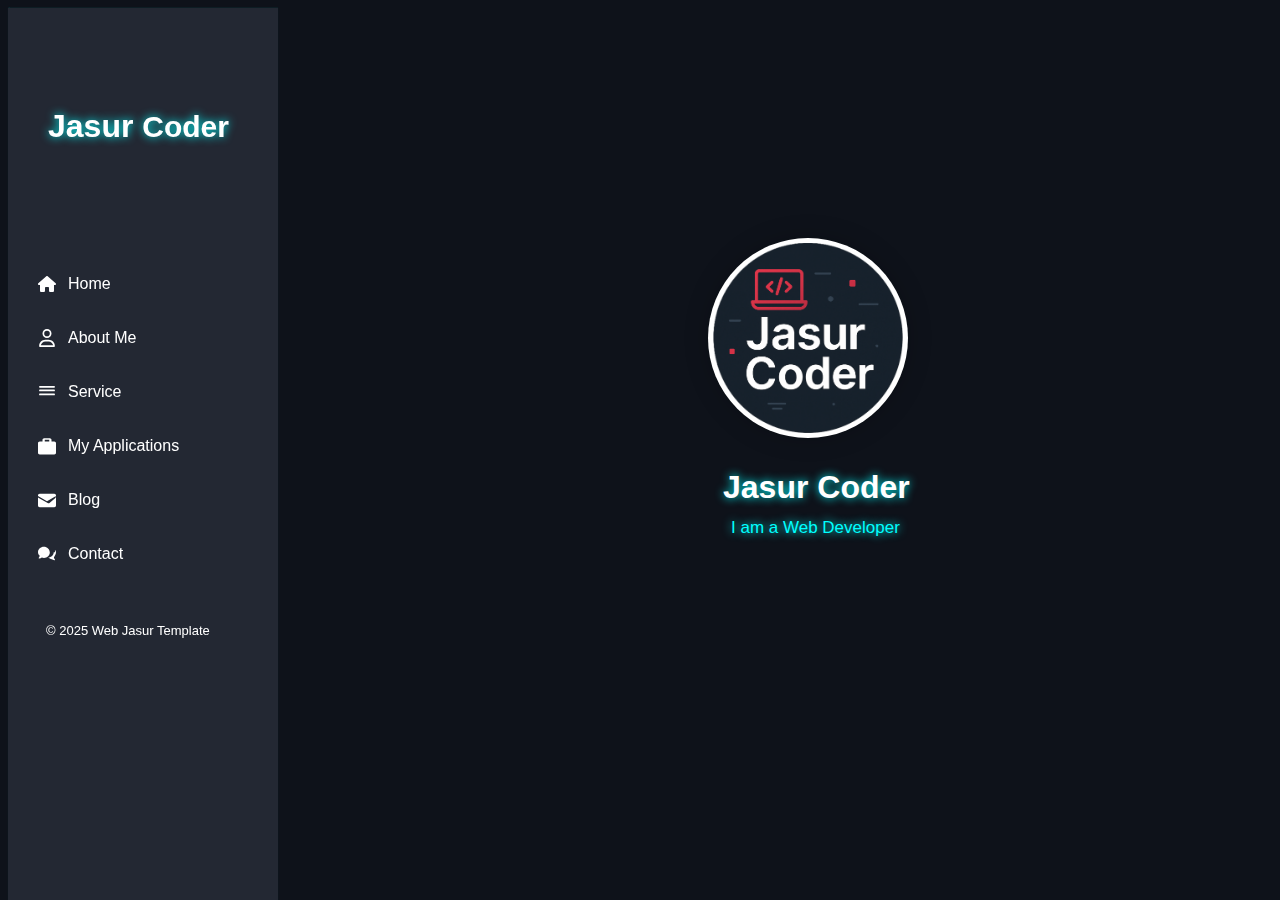
<file: index.html>
<!DOCTYPE html>
<html lang="en">

<head>
    <meta charset="UTF-8">
    <meta name="viewport" content="width=device-width, initial-scale=1.0">
    <title>Jasur Coder</title>
    <link rel="stylesheet" href="style.css">
    <link rel="icon" href="../img/Jasur.coder.png">
</head>

<body>
    <div class="nav">
        <h1>Jasur <a href="#">Coder</a></h1>
        <ul>
          <li>
      
            <a href="../home/index.html" class="nav-link">
              <h3>
                <svg fill="crimson" xmlns="http://www.w3.org/2000/svg" viewBox="0 0 576 512">
                  <path d="M575.8 255.5c0 18-15 32.1-32 32.1l-32 0 .7 160.2c0 2.7-.2 5.4-.5 8.1l0 16.2c0 22.1-17.9 40-40 40l-16 0c-1.1 0-2.2 0-3.3-.1c-1.4 .1-2.8 .1-4.2 .1L416 512l-24 0c-22.1 0-40-17.9-40-40l0-24 0-64c0-17.7-14.3-32-32-32l-64 0c-17.7 0-32 14.3-32 32l0 64 0 24c0 22.1-17.9 40-40 40l-24 0-31.9 0c-1.5 0-3-.1-4.5-.2c-1.2 .1-2.4 .2-3.6 .2l-16 0c-22.1 0-40-17.9-40-40l0-112c0-.9 0-1.9 .1-2.8l0-69.7-32 0c-18 0-32-14-32-32.1c0-9 3-17 10-24L266.4 8c7-7 15-8 22-8s15 2 21 7L564.8 231.5c8 7 12 15 11 24z"/>
                </svg>
                <span>Home</span>
              </h3>
            </a>
      
            <a href="../about_me/index.html" class="nav-link">
              <h3>
                <svg xmlns="http://www.w3.org/2000/svg" viewBox="0 0 448 512">
                  <path d="M304 128a80 80 0 1 0 -160 0 80 80 0 1 0 160 0zM96 128a128 128 0 1 1 256 0A128 128 0 1 1 96 128zM49.3 464l349.5 0c-8.9-63.3-63.3-112-129-112l-91.4 0c-65.7 0-120.1 48.7-129 112zM0 482.3C0 383.8 79.8 304 178.3 304l91.4 0C368.2 304 448 383.8 448 482.3c0 16.4-13.3 29.7-29.7 29.7L29.7 512C13.3 512 0 498.7 0 482.3z"/>
                </svg>
                <span>About Me</span>
              </h3>
            </a>
      
            <a href="../service/index.html" class="nav-link">
              <h3>
                <svg xmlns="http://www.w3.org/2000/svg" viewBox="0 0 448 512">
                  <path d="M16 132h416c8.8 0 16-7.2 16-16V100c0-8.8-7.2-16-16-16H16C7.2 84 0 91.2 0 100v16c0 8.8 7.2 16 16 16zm416 56H16c-8.8 0-16 7.2-16 16v16c0 8.8 7.2 16 16 16h416c8.8 0 16-7.2 16-16v-16c0-8.8-7.2-16-16-16zm0 112H16c-8.8 0-16 7.2-16 16v16c0 8.8 7.2 16 16 16h416c8.8 0 16-7.2 16-16v-16c0-8.8-7.2-16-16-16z"/>
                </svg>
                <span>Service</span>
              </h3>
            </a>
      
            <a href="../my_applications/" class="nav-link">
              <h3>
                <svg xmlns="http://www.w3.org/2000/svg" viewBox="0 0 512 512">
                  <path d="M464 128h-80V80c0-26.5-21.5-48-48-48H176c-26.5 0-48 21.5-48 48v48H48c-26.5 0-48 21.5-48 48v272c0 26.5 21.5 48 48 48h416c26.5 0 48-21.5 48-48V176c0-26.5-21.5-48-48-48zm-272-48h128v48H192V80z"/>
                </svg>
                <span>My Applications</span>
              </h3>
            </a>
      
            <a href="../blog/index.html" class="nav-link">
              <h3>
                <svg xmlns="http://www.w3.org/2000/svg" viewBox="0 0 512 512">
                  <path d="M502.3 190.8L327.4 338.7c-15.1 12.7-36.9 12.7-52 0L9.7 190.8C3.9 185.8 0 178.7 0 171v241c0 26.5 21.5 48 48 48h416c26.5 0 48-21.5 48-48V171c0-7.7-3.9-14.8-9.7-20.2zM48 80h416c26.5 0 48 21.5 48 48v16L256 288 0 144v-16c0-26.5 21.5-48 48-48z"/>
                </svg>
                <span>Blog</span>
              </h3>
            </a>
      
            <a href="../contact/index.html" class="nav-link">
              <h3>
                <svg xmlns="http://www.w3.org/2000/svg" viewBox="0 0 640 512">
                  <path d="M208 0C93.1 0 0 86 0 192c0 49.5 23.5 94.3 61.9 127.5-3.4 30.7-20.4 52.9-33.2 66.4-5.6 5.8-6.9 14.5-3.3 21.6s11 11.5 19 10.6c36.5-4.3 68.1-19.4 91.3-35.6 23.4 8.5 49.1 13.5 76.3 13.5 114.9 0 208-86 208-192S322.9 0 208 0zm352 192c0 99.8-86.1 181.2-196.2 191.1 33.3 31.8 78.2 53.1 127.1 57.9 23.2 16.2 54.8 31.3 91.3 35.6 8 .9 15.6-3.1 19-10.6s2.3-15.9-3.3-21.6c-12.9-13.5-29.9-35.7-33.2-66.4C616.5 286.3 640 241.5 640 192c0-30.1-12.3-58.1-33-80.6C592.6 155.7 608 173.2 608 192z"/>
                </svg>
                <span>Contact</span>
              </h3>
            </a>
      
          </li>
        </ul>
        <p>© 2025 Web Jasur Template</p>
      </div>
      
    <!-- Home -->
    <div class="jasur_coder_logo">
        <img src="../img/Jasur.coder.png" alt="Jasur_logo">


    </div>
    <div class="description">
        <h1>Jasur Coder</h1>
        <p>I am a Web Developer</p>
    </div>

    <div class="jasur_coder_logo_bottom">
        <div class="twitter"><svg fill="white" xmlns="http://www.w3.org/2000/svg" viewBox="0 0 512 512">
                <path
                    d="M459.4 151.7c.3 4.5 .3 9.1 .3 13.6 0 138.7-105.6 298.6-298.6 298.6-59.5 0-114.7-17.2-161.1-47.1 8.4 1 16.6 1.3 25.3 1.3 49.1 0 94.2-16.6 130.3-44.8-46.1-1-84.8-31.2-98.1-72.8 6.5 1 13 1.6 19.8 1.6 9.4 0 18.8-1.3 27.6-3.6-48.1-9.7-84.1-52-84.1-103v-1.3c14 7.8 30.2 12.7 47.4 13.3-28.3-18.8-46.8-51-46.8-87.4 0-19.5 5.2-37.4 14.3-53 51.7 63.7 129.3 105.3 216.4 109.8-1.6-7.8-2.6-15.9-2.6-24 0-57.8 46.8-104.9 104.9-104.9 30.2 0 57.5 12.7 76.7 33.1 23.7-4.5 46.5-13.3 66.6-25.3-7.8 24.4-24.4 44.8-46.1 57.8 21.1-2.3 41.6-8.1 60.4-16.2-14.3 20.8-32.2 39.3-52.6 54.3z" />
            </svg></div>
        <div class="facebok"><svg fill="white" xmlns="http://www.w3.org/2000/svg" viewBox="0 0 512 512">
                <path
                    d="M512 256C512 114.6 397.4 0 256 0S0 114.6 0 256C0 376 82.7 476.8 194.2 504.5V334.2H141.4V256h52.8V222.3c0-87.1 39.4-127.5 125-127.5c16.2 0 44.2 3.2 55.7 6.4V172c-6-.6-16.5-1-29.6-1c-42 0-58.2 15.9-58.2 57.2V256h83.6l-14.4 78.2H287V510.1C413.8 494.8 512 386.9 512 256h0z" />
            </svg></div>
        <div class="instagram"><svg xmlns="http://www.w3.org/2000/svg" viewBox="0 0 448 512">
                <path
                    d="M224.1 141c-63.6 0-114.9 51.3-114.9 114.9s51.3 114.9 114.9 114.9S339 319.5 339 255.9 287.7 141 224.1 141zm0 189.6c-41.1 0-74.7-33.5-74.7-74.7s33.5-74.7 74.7-74.7 74.7 33.5 74.7 74.7-33.6 74.7-74.7 74.7zm146.4-194.3c0 14.9-12 26.8-26.8 26.8-14.9 0-26.8-12-26.8-26.8s12-26.8 26.8-26.8 26.8 12 26.8 26.8zm76.1 27.2c-1.7-35.9-9.9-67.7-36.2-93.9-26.2-26.2-58-34.4-93.9-36.2-37-2.1-147.9-2.1-184.9 0-35.8 1.7-67.6 9.9-93.9 36.1s-34.4 58-36.2 93.9c-2.1 37-2.1 147.9 0 184.9 1.7 35.9 9.9 67.7 36.2 93.9s58 34.4 93.9 36.2c37 2.1 147.9 2.1 184.9 0 35.9-1.7 67.7-9.9 93.9-36.2 26.2-26.2 34.4-58 36.2-93.9 2.1-37 2.1-147.8 0-184.8zM398.8 388c-7.8 19.6-22.9 34.7-42.6 42.6-29.5 11.7-99.5 9-132.1 9s-102.7 2.6-132.1-9c-19.6-7.8-34.7-22.9-42.6-42.6-11.7-29.5-9-99.5-9-132.1s-2.6-102.7 9-132.1c7.8-19.6 22.9-34.7 42.6-42.6 29.5-11.7 99.5-9 132.1-9s102.7-2.6 132.1 9c19.6 7.8 34.7 22.9 42.6 42.6 11.7 29.5 9 99.5 9 132.1s2.7 102.7-9 132.1z" />
            </svg></div>
        <div class="linkedin"><svg xmlns="http://www.w3.org/2000/svg" viewBox="0 0 448 512">
                <path
                    d="M100.3 448H7.4V148.9h92.9zM53.8 108.1C24.1 108.1 0 83.5 0 53.8a53.8 53.8 0 0 1 107.6 0c0 29.7-24.1 54.3-53.8 54.3zM447.9 448h-92.7V302.4c0-34.7-.7-79.2-48.3-79.2-48.3 0-55.7 37.7-55.7 76.7V448h-92.8V148.9h89.1v40.8h1.3c12.4-23.5 42.7-48.3 87.9-48.3 94 0 111.3 61.9 111.3 142.3V448z" />
            </svg></div>
        <div class="git"><svg xmlns="http://www.w3.org/2000/svg" viewBox="0 0 496 512">
                <path
                    d="M165.9 397.4c0 2-2.3 3.6-5.2 3.6-3.3 .3-5.6-1.3-5.6-3.6 0-2 2.3-3.6 5.2-3.6 3-.3 5.6 1.3 5.6 3.6zm-31.1-4.5c-.7 2 1.3 4.3 4.3 4.9 2.6 1 5.6 0 6.2-2s-1.3-4.3-4.3-5.2c-2.6-.7-5.5 .3-6.2 2.3zm44.2-1.7c-2.9 .7-4.9 2.6-4.6 4.9 .3 2 2.9 3.3 5.9 2.6 2.9-.7 4.9-2.6 4.6-4.6-.3-1.9-3-3.2-5.9-2.9zM244.8 8C106.1 8 0 113.3 0 252c0 110.9 69.8 205.8 169.5 239.2 12.8 2.3 17.3-5.6 17.3-12.1 0-6.2-.3-40.4-.3-61.4 0 0-70 15-84.7-29.8 0 0-11.4-29.1-27.8-36.6 0 0-22.9-15.7 1.6-15.4 0 0 24.9 2 38.6 25.8 21.9 38.6 58.6 27.5 72.9 20.9 2.3-16 8.8-27.1 16-33.7-55.9-6.2-112.3-14.3-112.3-110.5 0-27.5 7.6-41.3 23.6-58.9-2.6-6.5-11.1-33.3 2.6-67.9 20.9-6.5 69 27 69 27 20-5.6 41.5-8.5 62.8-8.5s42.8 2.9 62.8 8.5c0 0 48.1-33.6 69-27 13.7 34.7 5.2 61.4 2.6 67.9 16 17.7 25.8 31.5 25.8 58.9 0 96.5-58.9 104.2-114.8 110.5 9.2 7.9 17 22.9 17 46.4 0 33.7-.3 75.4-.3 83.6 0 6.5 4.6 14.4 17.3 12.1C428.2 457.8 496 362.9 496 252 496 113.3 383.5 8 244.8 8zM97.2 352.9c-1.3 1-1 3.3 .7 5.2 1.6 1.6 3.9 2.3 5.2 1 1.3-1 1-3.3-.7-5.2-1.6-1.6-3.9-2.3-5.2-1zm-10.8-8.1c-.7 1.3 .3 2.9 2.3 3.9 1.6 1 3.6 .7 4.3-.7 .7-1.3-.3-2.9-2.3-3.9-2-.6-3.6-.3-4.3 .7zm32.4 35.6c-1.6 1.3-1 4.3 1.3 6.2 2.3 2.3 5.2 2.6 6.5 1 1.3-1.3 .7-4.3-1.3-6.2-2.2-2.3-5.2-2.6-6.5-1zm-11.4-14.7c-1.6 1-1.6 3.6 0 5.9 1.6 2.3 4.3 3.3 5.6 2.3 1.6-1.3 1.6-3.9 0-6.2-1.4-2.3-4-3.3-5.6-2z" />
            </svg></div>
    </div>
    <!-- /Home -->

</body>

</html>
</file>
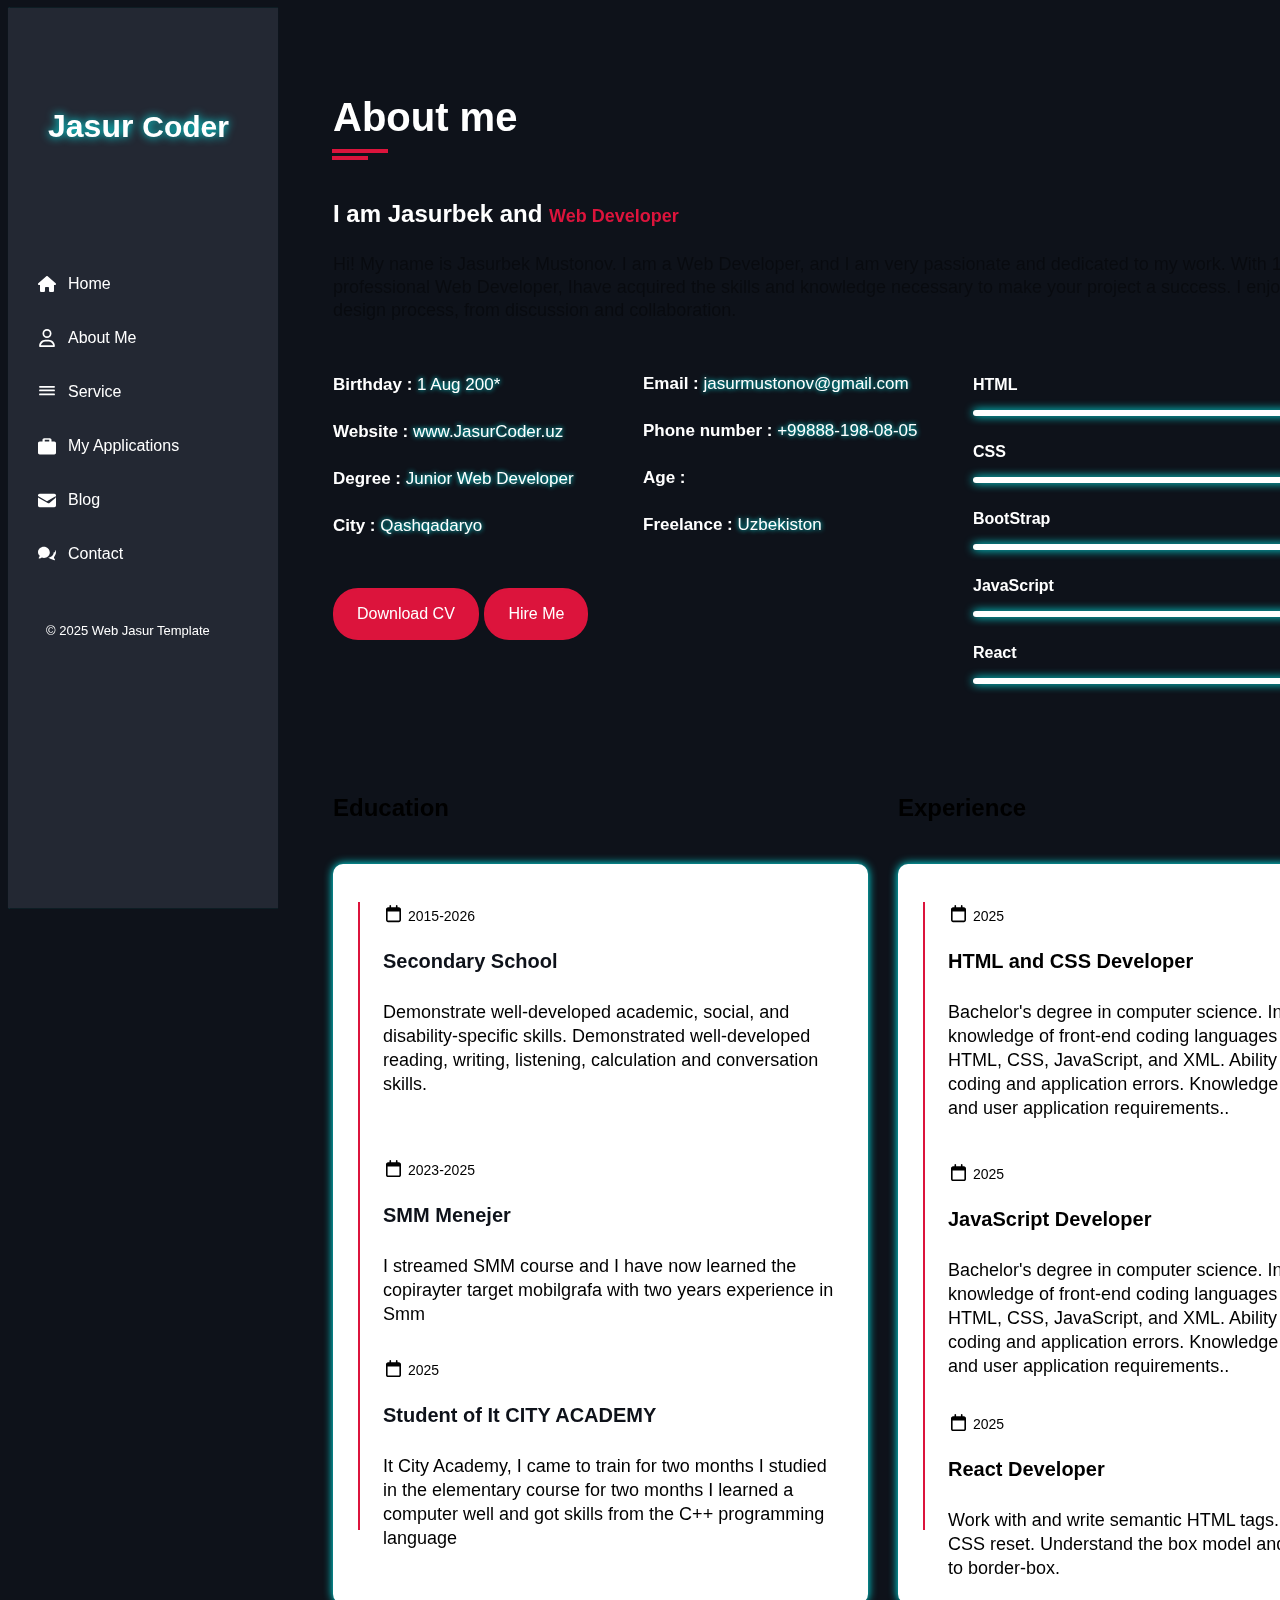
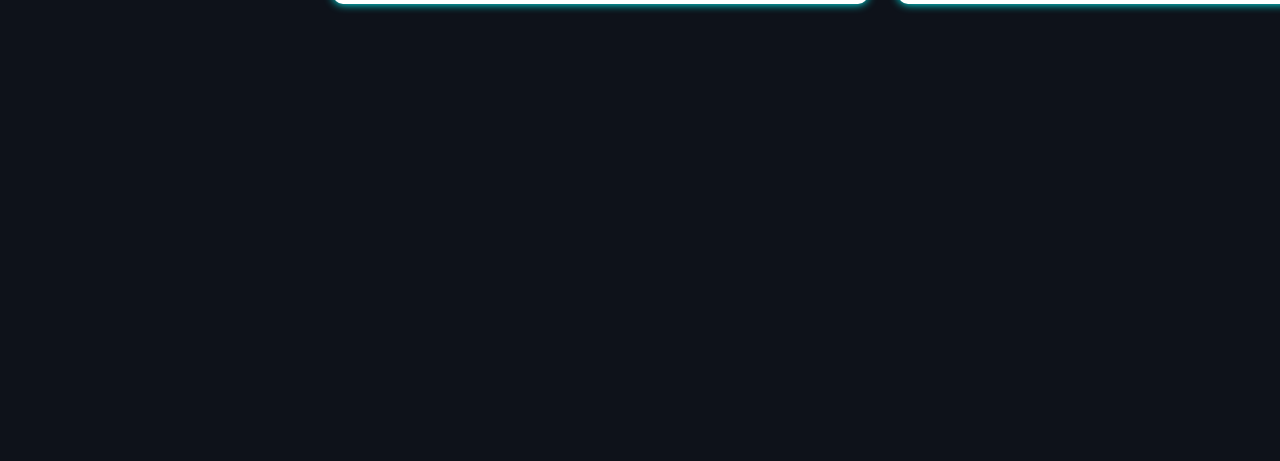
<file: about_me/index.html>
<!DOCTYPE html>
<html lang="en">
<head>
    <meta charset="UTF-8">
    <meta name="viewport" content="width=device-width, initial-scale=1.0">
    <title>Jasur Coder</title>
    <link rel="stylesheet" href="style.css">
    <link rel="icon" href="../img/Jasur.coder.png">

</head>
<body>
   <div class="nav">
  <h1>Jasur <a href="#">Coder</a></h1>
  <ul>
    <li>

      <a href="../home/index.html" class="nav-link">
        <h3>
          <svg fill="crimson" xmlns="http://www.w3.org/2000/svg" viewBox="0 0 576 512">
            <path d="M575.8 255.5c0 18-15 32.1-32 32.1l-32 0 .7 160.2c0 2.7-.2 5.4-.5 8.1l0 16.2c0 22.1-17.9 40-40 40l-16 0c-1.1 0-2.2 0-3.3-.1c-1.4 .1-2.8 .1-4.2 .1L416 512l-24 0c-22.1 0-40-17.9-40-40l0-24 0-64c0-17.7-14.3-32-32-32l-64 0c-17.7 0-32 14.3-32 32l0 64 0 24c0 22.1-17.9 40-40 40l-24 0-31.9 0c-1.5 0-3-.1-4.5-.2c-1.2 .1-2.4 .2-3.6 .2l-16 0c-22.1 0-40-17.9-40-40l0-112c0-.9 0-1.9 .1-2.8l0-69.7-32 0c-18 0-32-14-32-32.1c0-9 3-17 10-24L266.4 8c7-7 15-8 22-8s15 2 21 7L564.8 231.5c8 7 12 15 11 24z"/>
          </svg>
          <span>Home</span>
        </h3>
      </a>

      <a href="../about_me/index.html" class="nav-link">
        <h3>
          <svg xmlns="http://www.w3.org/2000/svg" viewBox="0 0 448 512">
            <path d="M304 128a80 80 0 1 0 -160 0 80 80 0 1 0 160 0zM96 128a128 128 0 1 1 256 0A128 128 0 1 1 96 128zM49.3 464l349.5 0c-8.9-63.3-63.3-112-129-112l-91.4 0c-65.7 0-120.1 48.7-129 112zM0 482.3C0 383.8 79.8 304 178.3 304l91.4 0C368.2 304 448 383.8 448 482.3c0 16.4-13.3 29.7-29.7 29.7L29.7 512C13.3 512 0 498.7 0 482.3z"/>
          </svg>
          <span>About Me</span>
        </h3>
      </a>

      <a href="../service/index.html" class="nav-link">
        <h3>
          <svg xmlns="http://www.w3.org/2000/svg" viewBox="0 0 448 512">
            <path d="M16 132h416c8.8 0 16-7.2 16-16V100c0-8.8-7.2-16-16-16H16C7.2 84 0 91.2 0 100v16c0 8.8 7.2 16 16 16zm416 56H16c-8.8 0-16 7.2-16 16v16c0 8.8 7.2 16 16 16h416c8.8 0 16-7.2 16-16v-16c0-8.8-7.2-16-16-16zm0 112H16c-8.8 0-16 7.2-16 16v16c0 8.8 7.2 16 16 16h416c8.8 0 16-7.2 16-16v-16c0-8.8-7.2-16-16-16z"/>
          </svg>
          <span>Service</span>
        </h3>
      </a>

      <a href="../my_applications/" class="nav-link">
        <h3>
          <svg xmlns="http://www.w3.org/2000/svg" viewBox="0 0 512 512">
            <path d="M464 128h-80V80c0-26.5-21.5-48-48-48H176c-26.5 0-48 21.5-48 48v48H48c-26.5 0-48 21.5-48 48v272c0 26.5 21.5 48 48 48h416c26.5 0 48-21.5 48-48V176c0-26.5-21.5-48-48-48zm-272-48h128v48H192V80z"/>
          </svg>
          <span>My Applications</span>
        </h3>
      </a>

      <a href="../blog/index.html" class="nav-link">
        <h3>
          <svg xmlns="http://www.w3.org/2000/svg" viewBox="0 0 512 512">
            <path d="M502.3 190.8L327.4 338.7c-15.1 12.7-36.9 12.7-52 0L9.7 190.8C3.9 185.8 0 178.7 0 171v241c0 26.5 21.5 48 48 48h416c26.5 0 48-21.5 48-48V171c0-7.7-3.9-14.8-9.7-20.2zM48 80h416c26.5 0 48 21.5 48 48v16L256 288 0 144v-16c0-26.5 21.5-48 48-48z"/>
          </svg>
          <span>Blog</span>
        </h3>
      </a>

      <a href="../contact/index.html" class="nav-link">
        <h3>
          <svg xmlns="http://www.w3.org/2000/svg" viewBox="0 0 640 512">
            <path d="M208 0C93.1 0 0 86 0 192c0 49.5 23.5 94.3 61.9 127.5-3.4 30.7-20.4 52.9-33.2 66.4-5.6 5.8-6.9 14.5-3.3 21.6s11 11.5 19 10.6c36.5-4.3 68.1-19.4 91.3-35.6 23.4 8.5 49.1 13.5 76.3 13.5 114.9 0 208-86 208-192S322.9 0 208 0zm352 192c0 99.8-86.1 181.2-196.2 191.1 33.3 31.8 78.2 53.1 127.1 57.9 23.2 16.2 54.8 31.3 91.3 35.6 8 .9 15.6-3.1 19-10.6s2.3-15.9-3.3-21.6c-12.9-13.5-29.9-35.7-33.2-66.4C616.5 286.3 640 241.5 640 192c0-30.1-12.3-58.1-33-80.6C592.6 155.7 608 173.2 608 192z"/>
          </svg>
          <span>Contact</span>
        </h3>
      </a>

    </li>
  </ul>
  <p>© 2025 Web Jasur Template</p>
</div>


    
    <!-- About me -->
    <div class="about_me">
        <h1>About me</h1>
        <hr class="hr1">
        <hr class="hr2">
        <h2>I am Jasurbek and <b>Web Developer</b> </h2>
        <p class="about_mee">Hi! My name is Jasurbek Mustonov. I am a Web Developer, and I am very passionate and
            dedicated to my work. With
            1 year experience as a professional Web Developer, Ihave acquired the skills and knowledge necessary to make
            your project a success. I enjoy every step of the design process, from discussion and collaboration.</p>
        <div class="about_me_section">
            <p class="about_me_section_p"><strong>Birthday : </strong> <span> 1 Aug 200*</span></p>
            <p class="about_me_section_p"><strong>Website : </strong> <span> www.JasurCoder.uz</span></p>
            <p class="about_me_section_p"><strong>Degree : </strong> <span> Junior Web Developer</span></p>
            <p class="about_me_section_p"><strong>City : </strong> <span> Qashqadaryo</span></p>
            <button class="download_cv">Download CV</button>
            <button class="hire_me">Hire Me</button>
        </div>
        <div class="about_me_section2">
            <p class="about_me_section_p"><strong>Email : </strong> <span> jasurmustonov@gmail.com</span></p>
            <p class="about_me_section_p"><strong>Phone number : </strong> <span> +99888-198-08-05</span></p>
            <p class="about_me_section_p"><strong>Age : </strong> <span> </span></p>
            <p class="about_me_section_p"><strong>Freelance : </strong> <span> Uzbekiston</span></p>

        </div>

        <div class="skills">
            <div class="skill">
                <h3>HTML <span>86%</span></h3>
                <div class="bar"><div class="fill html"></div></div>
            </div>
            <div class="skill">
                <h3>CSS <span>90%</span></h3>
                <div class="bar"><div class="fill css"></div></div>
            </div>
            <div class="skill">
                <h3>BootStrap <span>90%</span></h3>
                <div class="bar"><div class="fill bootstrap"></div></div>
            </div>
            <div class="skill">
                <h3>JavaScript <span>60%</span></h3>
                <div class="bar"><div class="fill javascript"></div></div>
            </div>
            <div class="skill">
                <h3>React <span>90%</span></h3>
                <div class="bar"><div class="fill react"></div></div>
            </div>
        </div>
        

        <div class="about_me_bottom">
            <div class="education">
                <h2>Education</h2>
                <hr class="vertical-line">
                <svg xmlns="http://www.w3.org/2000/svg" viewBox="0 0 448 512">
                    <path
                        d="M152 24c0-13.3-10.7-24-24-24s-24 10.7-24 24l0 40L64 64C28.7 64 0 92.7 0 128l0 16 0 48L0 448c0 35.3 28.7 64 64 64l320 0c35.3 0 64-28.7 64-64l0-256 0-48 0-16c0-35.3-28.7-64-64-64l-40 0 0-40c0-13.3-10.7-24-24-24s-24 10.7-24 24l0 40L152 64l0-40zM48 192l352 0 0 256c0 8.8-7.2 16-16 16L64 464c-8.8 0-16-7.2-16-16l0-256z" />
                </svg>
                <main class="school_description">
                    <p class="date">2015-2026</p>
                    <h4>Secondary School</h4>
                    <p class="school__description">
                        Demonstrate well-developed academic, social, and <br> disability-specific skills. Demonstrated
                        well-developed <br> reading, writing, listening, calculation and conversation <br> skills.
                    </p>
                </main>
                <main class="smm_description">
                    <svg xmlns="http://www.w3.org/2000/svg" viewBox="0 0 448 512">
                        <path
                            d="M152 24c0-13.3-10.7-24-24-24s-24 10.7-24 24l0 40L64 64C28.7 64 0 92.7 0 128l0 16 0 48L0 448c0 35.3 28.7 64 64 64l320 0c35.3 0 64-28.7 64-64l0-256 0-48 0-16c0-35.3-28.7-64-64-64l-40 0 0-40c0-13.3-10.7-24-24-24s-24 10.7-24 24l0 40L152 64l0-40zM48 192l352 0 0 256c0 8.8-7.2 16-16 16L64 464c-8.8 0-16-7.2-16-16l0-256z" />
                    </svg>
                    <p class="date">2023-2025</p>
                    <h4>SMM Menejer</h4>
                    <p class="smm__description">
                        I streamed SMM course and I have now learned the copirayter target mobilgrafa with two years
                        experience in Smm
                    </p>
                </main>
                <main class="student_it_park">
                    <svg xmlns="http://www.w3.org/2000/svg" viewBox="0 0 448 512">
                        <path
                            d="M152 24c0-13.3-10.7-24-24-24s-24 10.7-24 24l0 40L64 64C28.7 64 0 92.7 0 128l0 16 0 48L0 448c0 35.3 28.7 64 64 64l320 0c35.3 0 64-28.7 64-64l0-256 0-48 0-16c0-35.3-28.7-64-64-64l-40 0 0-40c0-13.3-10.7-24-24-24s-24 10.7-24 24l0 40L152 64l0-40zM48 192l352 0 0 256c0 8.8-7.2 16-16 16L64 464c-8.8 0-16-7.2-16-16l0-256z" />
                    </svg>
                    <p class="date">2025</p>
                    <h4>Student of It CITY ACADEMY</h4>
                    <p class="student_it__park">
                        It City Academy, I came to train for two months I studied in the elementary course for two
                        months I learned a computer well and got skills from the C++ programming language</p>
                </main>

            </div>
            <div class="experience">
                <h2>Experience</h2>
                <hr class="vertical-line2">
                <svg xmlns="http://www.w3.org/2000/svg" viewBox="0 0 448 512">
                    <path
                        d="M152 24c0-13.3-10.7-24-24-24s-24 10.7-24 24l0 40L64 64C28.7 64 0 92.7 0 128l0 16 0 48L0 448c0 35.3 28.7 64 64 64l320 0c35.3 0 64-28.7 64-64l0-256 0-48 0-16c0-35.3-28.7-64-64-64l-40 0 0-40c0-13.3-10.7-24-24-24s-24 10.7-24 24l0 40L152 64l0-40zM48 192l352 0 0 256c0 8.8-7.2 16-16 16L64 464c-8.8 0-16-7.2-16-16l0-256z" />
                </svg>

                <main class="html_css_developer">
                    <p class="date">2025</p>
                    <h4>HTML and CSS Developer</h4>
                    <p class="school__description">
                        Bachelor's degree in computer science. In-depth <br> knowledge of front-end coding languages
                        including <br> HTML, CSS, JavaScript, and XML. Ability to troubleshoot coding and application
                        errors.
                        Knowledge of web design <br> and user application requirements..</p>
                </main>
                <main class="javascript_developer">
                    <svg xmlns="http://www.w3.org/2000/svg" viewBox="0 0 448 512">
                        <path
                            d="M152 24c0-13.3-10.7-24-24-24s-24 10.7-24 24l0 40L64 64C28.7 64 0 92.7 0 128l0 16 0 48L0 448c0 35.3 28.7 64 64 64l320 0c35.3 0 64-28.7 64-64l0-256 0-48 0-16c0-35.3-28.7-64-64-64l-40 0 0-40c0-13.3-10.7-24-24-24s-24 10.7-24 24l0 40L152 64l0-40zM48 192l352 0 0 256c0 8.8-7.2 16-16 16L64 464c-8.8 0-16-7.2-16-16l0-256z" />
                    </svg>
                    <p class="date">2025</p>
                    <h4>JavaScript Developer</h4>
                    <p class="smm__description">
                        Bachelor's degree in computer science. In-depth knowledge of front-end coding languages
                        including HTML, CSS, JavaScript, and XML. Ability to troubleshoot coding and application errors.
                        Knowledge of web design and user application requirements..
                    </p>
                </main>
                <main class="react_developer">
                    <svg xmlns="http://www.w3.org/2000/svg" viewBox="0 0 448 512">
                        <path
                            d="M152 24c0-13.3-10.7-24-24-24s-24 10.7-24 24l0 40L64 64C28.7 64 0 92.7 0 128l0 16 0 48L0 448c0 35.3 28.7 64 64 64l320 0c35.3 0 64-28.7 64-64l0-256 0-48 0-16c0-35.3-28.7-64-64-64l-40 0 0-40c0-13.3-10.7-24-24-24s-24 10.7-24 24l0 40L152 64l0-40zM48 192l352 0 0 256c0 8.8-7.2 16-16 16L64 464c-8.8 0-16-7.2-16-16l0-256z" />
                    </svg>
                    <p class="date">2025</p>
                    <h4>React Developer</h4>
                    <p class="student_it__park">Work with and write semantic HTML tags. Implement a <br> CSS reset.
                        Understand the box model and how to reset to border-box.</p>
                </main>
            </div>
        </div>  
    </div>
<!-- /About me -->
</body>
</html>
</file>
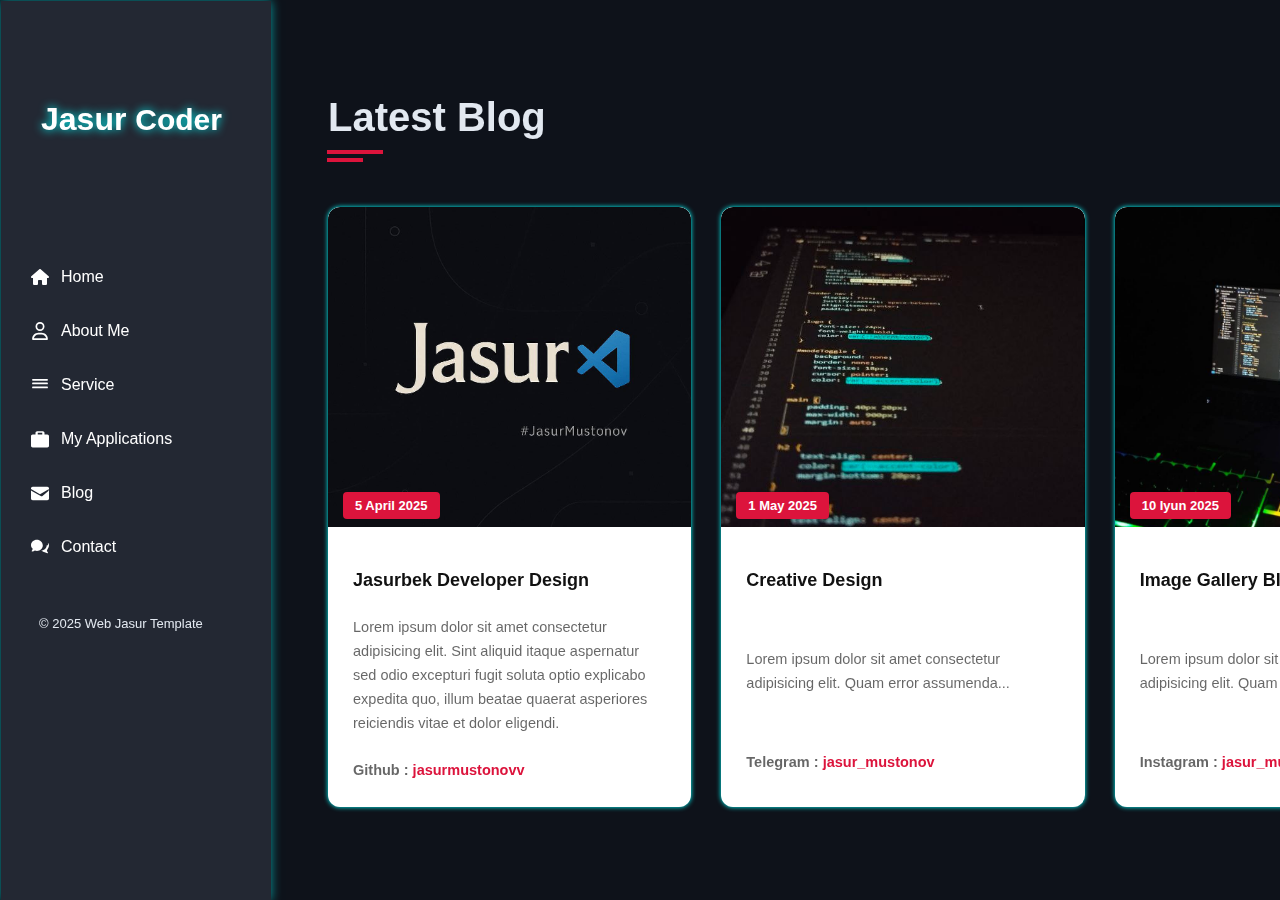
<file: blog/index.html>
<!DOCTYPE html>
<html lang="en">
<head>
    <meta charset="UTF-8">
    <meta name="viewport" content="width=device-width, initial-scale=1.0">
    <title>Blog</title>
    <link rel="stylesheet" href="style.css">
</head>
<body>
  <div class="nav">
    <h1>Jasur <a href="#">Coder</a></h1>
    <ul>
      <li>
  
        <a href="../home/index.html" class="nav-link">
          <h3>
            <svg fill="crimson" xmlns="http://www.w3.org/2000/svg" viewBox="0 0 576 512">
              <path d="M575.8 255.5c0 18-15 32.1-32 32.1l-32 0 .7 160.2c0 2.7-.2 5.4-.5 8.1l0 16.2c0 22.1-17.9 40-40 40l-16 0c-1.1 0-2.2 0-3.3-.1c-1.4 .1-2.8 .1-4.2 .1L416 512l-24 0c-22.1 0-40-17.9-40-40l0-24 0-64c0-17.7-14.3-32-32-32l-64 0c-17.7 0-32 14.3-32 32l0 64 0 24c0 22.1-17.9 40-40 40l-24 0-31.9 0c-1.5 0-3-.1-4.5-.2c-1.2 .1-2.4 .2-3.6 .2l-16 0c-22.1 0-40-17.9-40-40l0-112c0-.9 0-1.9 .1-2.8l0-69.7-32 0c-18 0-32-14-32-32.1c0-9 3-17 10-24L266.4 8c7-7 15-8 22-8s15 2 21 7L564.8 231.5c8 7 12 15 11 24z"/>
            </svg>
            <span>Home</span>
          </h3>
        </a>
  
        <a href="../about_me/index.html" class="nav-link">
          <h3>
            <svg xmlns="http://www.w3.org/2000/svg" viewBox="0 0 448 512">
              <path d="M304 128a80 80 0 1 0 -160 0 80 80 0 1 0 160 0zM96 128a128 128 0 1 1 256 0A128 128 0 1 1 96 128zM49.3 464l349.5 0c-8.9-63.3-63.3-112-129-112l-91.4 0c-65.7 0-120.1 48.7-129 112zM0 482.3C0 383.8 79.8 304 178.3 304l91.4 0C368.2 304 448 383.8 448 482.3c0 16.4-13.3 29.7-29.7 29.7L29.7 512C13.3 512 0 498.7 0 482.3z"/>
            </svg>
            <span>About Me</span>
          </h3>
        </a>
  
        <a href="../service/index.html" class="nav-link">
          <h3>
            <svg xmlns="http://www.w3.org/2000/svg" viewBox="0 0 448 512">
              <path d="M16 132h416c8.8 0 16-7.2 16-16V100c0-8.8-7.2-16-16-16H16C7.2 84 0 91.2 0 100v16c0 8.8 7.2 16 16 16zm416 56H16c-8.8 0-16 7.2-16 16v16c0 8.8 7.2 16 16 16h416c8.8 0 16-7.2 16-16v-16c0-8.8-7.2-16-16-16zm0 112H16c-8.8 0-16 7.2-16 16v16c0 8.8 7.2 16 16 16h416c8.8 0 16-7.2 16-16v-16c0-8.8-7.2-16-16-16z"/>
            </svg>
            <span>Service</span>
          </h3>
        </a>
  
        <a href="../my_applications/" class="nav-link">
          <h3>
            <svg xmlns="http://www.w3.org/2000/svg" viewBox="0 0 512 512">
              <path d="M464 128h-80V80c0-26.5-21.5-48-48-48H176c-26.5 0-48 21.5-48 48v48H48c-26.5 0-48 21.5-48 48v272c0 26.5 21.5 48 48 48h416c26.5 0 48-21.5 48-48V176c0-26.5-21.5-48-48-48zm-272-48h128v48H192V80z"/>
            </svg>
            <span>My Applications</span>
          </h3>
        </a>
  
        <a href="../blog/index.html" class="nav-link">
          <h3>
            <svg xmlns="http://www.w3.org/2000/svg" viewBox="0 0 512 512">
              <path d="M502.3 190.8L327.4 338.7c-15.1 12.7-36.9 12.7-52 0L9.7 190.8C3.9 185.8 0 178.7 0 171v241c0 26.5 21.5 48 48 48h416c26.5 0 48-21.5 48-48V171c0-7.7-3.9-14.8-9.7-20.2zM48 80h416c26.5 0 48 21.5 48 48v16L256 288 0 144v-16c0-26.5 21.5-48 48-48z"/>
            </svg>
            <span>Blog</span>
          </h3>
        </a>
  
        <a href="../contact/index.html" class="nav-link">
          <h3>
            <svg xmlns="http://www.w3.org/2000/svg" viewBox="0 0 640 512">
              <path d="M208 0C93.1 0 0 86 0 192c0 49.5 23.5 94.3 61.9 127.5-3.4 30.7-20.4 52.9-33.2 66.4-5.6 5.8-6.9 14.5-3.3 21.6s11 11.5 19 10.6c36.5-4.3 68.1-19.4 91.3-35.6 23.4 8.5 49.1 13.5 76.3 13.5 114.9 0 208-86 208-192S322.9 0 208 0zm352 192c0 99.8-86.1 181.2-196.2 191.1 33.3 31.8 78.2 53.1 127.1 57.9 23.2 16.2 54.8 31.3 91.3 35.6 8 .9 15.6-3.1 19-10.6s2.3-15.9-3.3-21.6c-12.9-13.5-29.9-35.7-33.2-66.4C616.5 286.3 640 241.5 640 192c0-30.1-12.3-58.1-33-80.6C592.6 155.7 608 173.2 608 192z"/>
            </svg>
            <span>Contact</span>
          </h3>
        </a>
  
      </li>
    </ul>
    <p>© 2025 Web Jasur Template</p>
  </div>
  
    <!-- Blog -->
    <div class="latest_blog">
        <h1>Latest Blog</h1>
        <hr class="hr7">
        <hr class="hr8">
      
        <div class="latest_blogs">
          <!-- Blog 1 -->
          <div class="blog_card">
            <img src="../img/blog1.jpg" alt="Blog 1">
            <span class="blog_date">5 April 2025</span>
            <div class="blog_content">
              <h3>Jasurbek Developer Design</h3>
              <p>Lorem ipsum dolor sit amet consectetur adipisicing elit. Sint aliquid itaque aspernatur sed odio excepturi fugit soluta optio explicabo expedita quo, illum beatae quaerat asperiores reiciendis vitae et dolor eligendi.</p>
              <p><strong>Github :</strong> <span class="link"><a href="https://github.com/jasurmustonovv" target="_blank">jasurmustonovv</a></span></p>
            </div>
          </div>
      
          <!-- Blog 2 -->
          <div class="blog_card">
            <img src="../img/creative_design.jpg" alt="Blog 2">
            <span class="blog_date">1 May 2025</span>
            <div class="blog_content">
              <h3>Creative Design</h3>
              <p>Lorem ipsum dolor sit amet consectetur adipisicing elit. Quam error assumenda...</p>
              <p><strong>Telegram :</strong> <span class="link"><a href="https://t.me/jasur_mustonov" target="_blank">jasur_mustonov</a></span></p>
            </div>
          </div>
      
          <!-- Blog 3 -->
          <div class="blog_card">
            <img src="../img/image_gallery_blog.jpg" alt="Blog 3">
            <span class="blog_date">10 Iyun 2025</span>
            <div class="blog_content">
              <h3>Image Gallery Blog</h3>
              <p>Lorem ipsum dolor sit amet consectetur adipisicing elit. Quam error assumenda...</p>
              <p><strong>Instagram :</strong> <span class="link"><a href="https://www.instagram.com/jasur.mustonov" target="_blank">jasur_mustonov</a></span></p>
            </div>
          </div>
        </div>
      </div>
      <!-- /Blog -->
</body>
</html>
</file>
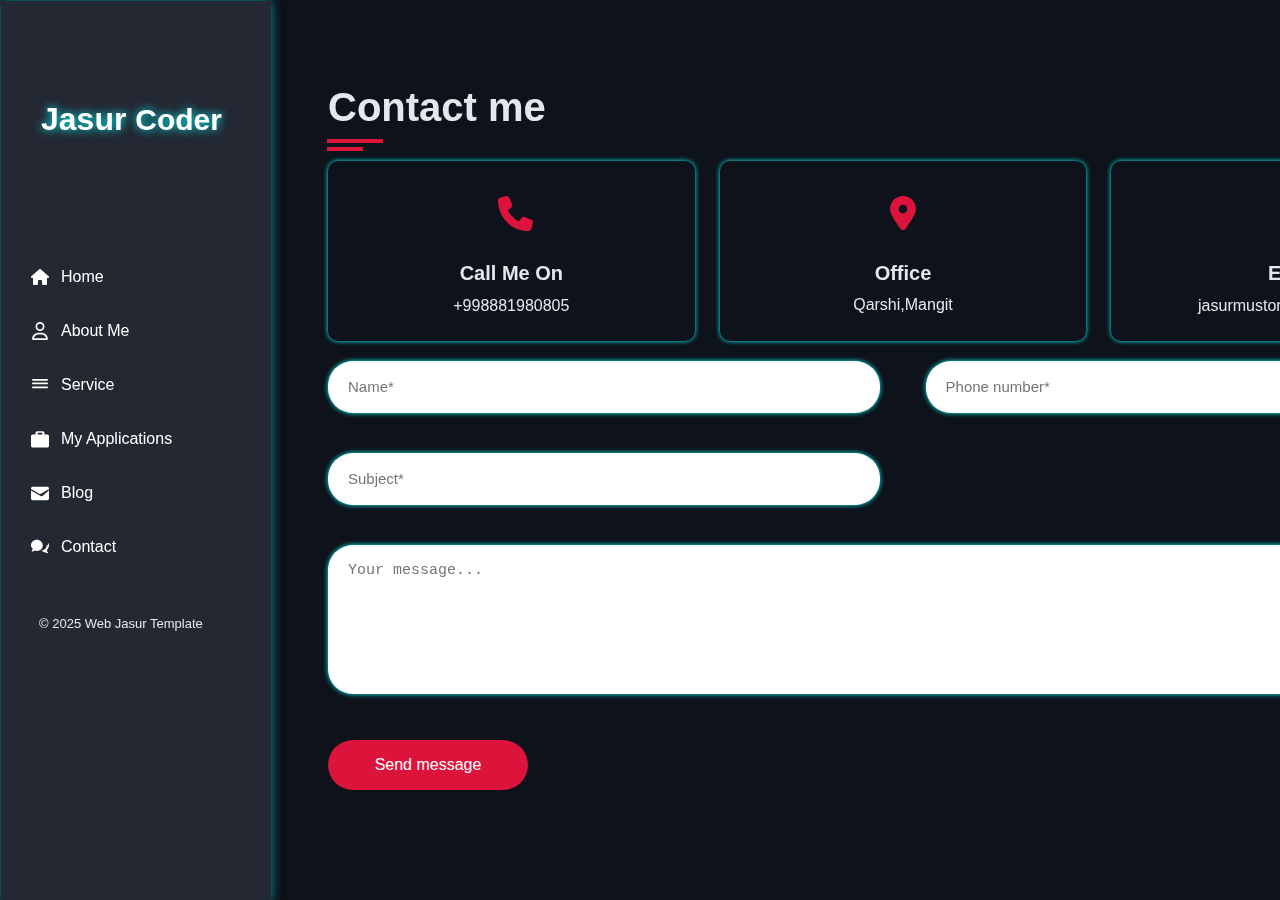
<file: contact/index.html>
<!DOCTYPE html>
<html lang="en">

<head>
    <meta charset="UTF-8">
    <meta name="viewport" content="width=device-width, initial-scale=1.0">
    <title>Contact</title>
    <link rel="stylesheet" href="style.css">
</head>

<body>
    <div class="nav">
        <h1>Jasur <a href="#">Coder</a></h1>
        <ul>
          <li>
      
            <a href="../home/index.html" class="nav-link">
              <h3>
                <svg fill="crimson" xmlns="http://www.w3.org/2000/svg" viewBox="0 0 576 512">
                  <path d="M575.8 255.5c0 18-15 32.1-32 32.1l-32 0 .7 160.2c0 2.7-.2 5.4-.5 8.1l0 16.2c0 22.1-17.9 40-40 40l-16 0c-1.1 0-2.2 0-3.3-.1c-1.4 .1-2.8 .1-4.2 .1L416 512l-24 0c-22.1 0-40-17.9-40-40l0-24 0-64c0-17.7-14.3-32-32-32l-64 0c-17.7 0-32 14.3-32 32l0 64 0 24c0 22.1-17.9 40-40 40l-24 0-31.9 0c-1.5 0-3-.1-4.5-.2c-1.2 .1-2.4 .2-3.6 .2l-16 0c-22.1 0-40-17.9-40-40l0-112c0-.9 0-1.9 .1-2.8l0-69.7-32 0c-18 0-32-14-32-32.1c0-9 3-17 10-24L266.4 8c7-7 15-8 22-8s15 2 21 7L564.8 231.5c8 7 12 15 11 24z"/>
                </svg>
                <span>Home</span>
              </h3>
            </a>
      
            <a href="../about_me/index.html" class="nav-link">
              <h3>
                <svg xmlns="http://www.w3.org/2000/svg" viewBox="0 0 448 512">
                  <path d="M304 128a80 80 0 1 0 -160 0 80 80 0 1 0 160 0zM96 128a128 128 0 1 1 256 0A128 128 0 1 1 96 128zM49.3 464l349.5 0c-8.9-63.3-63.3-112-129-112l-91.4 0c-65.7 0-120.1 48.7-129 112zM0 482.3C0 383.8 79.8 304 178.3 304l91.4 0C368.2 304 448 383.8 448 482.3c0 16.4-13.3 29.7-29.7 29.7L29.7 512C13.3 512 0 498.7 0 482.3z"/>
                </svg>
                <span>About Me</span>
              </h3>
            </a>
      
            <a href="../service/index.html" class="nav-link">
              <h3>
                <svg xmlns="http://www.w3.org/2000/svg" viewBox="0 0 448 512">
                  <path d="M16 132h416c8.8 0 16-7.2 16-16V100c0-8.8-7.2-16-16-16H16C7.2 84 0 91.2 0 100v16c0 8.8 7.2 16 16 16zm416 56H16c-8.8 0-16 7.2-16 16v16c0 8.8 7.2 16 16 16h416c8.8 0 16-7.2 16-16v-16c0-8.8-7.2-16-16-16zm0 112H16c-8.8 0-16 7.2-16 16v16c0 8.8 7.2 16 16 16h416c8.8 0 16-7.2 16-16v-16c0-8.8-7.2-16-16-16z"/>
                </svg>
                <span>Service</span>
              </h3>
            </a>
      
            <a href="../my_applications/" class="nav-link">
              <h3>
                <svg xmlns="http://www.w3.org/2000/svg" viewBox="0 0 512 512">
                  <path d="M464 128h-80V80c0-26.5-21.5-48-48-48H176c-26.5 0-48 21.5-48 48v48H48c-26.5 0-48 21.5-48 48v272c0 26.5 21.5 48 48 48h416c26.5 0 48-21.5 48-48V176c0-26.5-21.5-48-48-48zm-272-48h128v48H192V80z"/>
                </svg>
                <span>My Applications</span>
              </h3>
            </a>
      
            <a href="../blog/index.html" class="nav-link">
              <h3>
                <svg xmlns="http://www.w3.org/2000/svg" viewBox="0 0 512 512">
                  <path d="M502.3 190.8L327.4 338.7c-15.1 12.7-36.9 12.7-52 0L9.7 190.8C3.9 185.8 0 178.7 0 171v241c0 26.5 21.5 48 48 48h416c26.5 0 48-21.5 48-48V171c0-7.7-3.9-14.8-9.7-20.2zM48 80h416c26.5 0 48 21.5 48 48v16L256 288 0 144v-16c0-26.5 21.5-48 48-48z"/>
                </svg>
                <span>Blog</span>
              </h3>
            </a>
      
            <a href="../contact/index.html" class="nav-link">
              <h3>
                <svg xmlns="http://www.w3.org/2000/svg" viewBox="0 0 640 512">
                  <path d="M208 0C93.1 0 0 86 0 192c0 49.5 23.5 94.3 61.9 127.5-3.4 30.7-20.4 52.9-33.2 66.4-5.6 5.8-6.9 14.5-3.3 21.6s11 11.5 19 10.6c36.5-4.3 68.1-19.4 91.3-35.6 23.4 8.5 49.1 13.5 76.3 13.5 114.9 0 208-86 208-192S322.9 0 208 0zm352 192c0 99.8-86.1 181.2-196.2 191.1 33.3 31.8 78.2 53.1 127.1 57.9 23.2 16.2 54.8 31.3 91.3 35.6 8 .9 15.6-3.1 19-10.6s2.3-15.9-3.3-21.6c-12.9-13.5-29.9-35.7-33.2-66.4C616.5 286.3 640 241.5 640 192c0-30.1-12.3-58.1-33-80.6C592.6 155.7 608 173.2 608 192z"/>
                </svg>
                <span>Contact</span>
              </h3>
            </a>
      
          </li>
        </ul>
        <p>© 2025 Web Jasur Template</p>
      </div>
      

    <!-- Contact -->
    <div class="contact_me">
        <h1>Contact me</h1>
        <hr class="hr9">
        <hr class="hr10">
        <div class="contact_mee">
            <div class="div"> <svg xmlns="http://www.w3.org/2000/svg" viewBox="0 0 512 512">
                    <path
                        d="M164.9 24.6c-7.7-18.6-28-28.5-47.4-23.2l-88 24C12.1 30.2 0 46 0 64C0 311.4 200.6 512 448 512c18 0 33.8-12.1 38.6-29.5l24-88c5.3-19.4-4.6-39.7-23.2-47.4l-96-40c-16.3-6.8-35.2-2.1-46.3 11.6L304.7 368C234.3 334.7 177.3 277.7 144 207.3L193.3 167c13.7-11.2 18.4-30 11.6-46.3l-40-96z" />
                </svg>
            <h4>Call Me On</h4>
            <p>+998881980805</p>
            </div>
            <div class="div">
                <svg style="width: 26px;" xmlns="http://www.w3.org/2000/svg" viewBox="0 0 384 512">
                    <path
                        d="M215.7 499.2C267 435 384 279.4 384 192C384 86 298 0 192 0S0 86 0 192c0 87.4 117 243 168.3 307.2c12.3 15.3 35.1 15.3 47.4 0zM192 128a64 64 0 1 1 0 128 64 64 0 1 1 0-128z" />
                </svg>
                <h4>Office</h4>
                <p>Qarshi,Mangit</p>
            </div>
            <div class="div">
                <svg xmlns="http://www.w3.org/2000/svg"
                    viewBox="0 0 512 512">
                    <path
                        d="M64 112c-8.8 0-16 7.2-16 16l0 22.1L220.5 291.7c20.7 17 50.4 17 71.1 0L464 150.1l0-22.1c0-8.8-7.2-16-16-16L64 112zM48 212.2L48 384c0 8.8 7.2 16 16 16l384 0c8.8 0 16-7.2 16-16l0-171.8L322 328.8c-38.4 31.5-93.7 31.5-132 0L48 212.2zM0 128C0 92.7 28.7 64 64 64l384 0c35.3 0 64 28.7 64 64l0 256c0 35.3-28.7 64-64 64L64 448c-35.3 0-64-28.7-64-64L0 128z" />
                </svg>
                <h4>Email</h4>
                <p>jasurmustonov@gmail.com</p>
            </div>
            <div class="contact_me_inputs">
                <input type="text" placeholder="Name*">
                <input class="phone_number" type="text" placeholder="Phone number*">
                <input class="subject" type="text" placeholder="Subject*">
                <textarea placeholder="Your message..."></textarea>
                <button>Send message</button>
            </div>
        </div>

    </div>
</body>

</html>
</file>
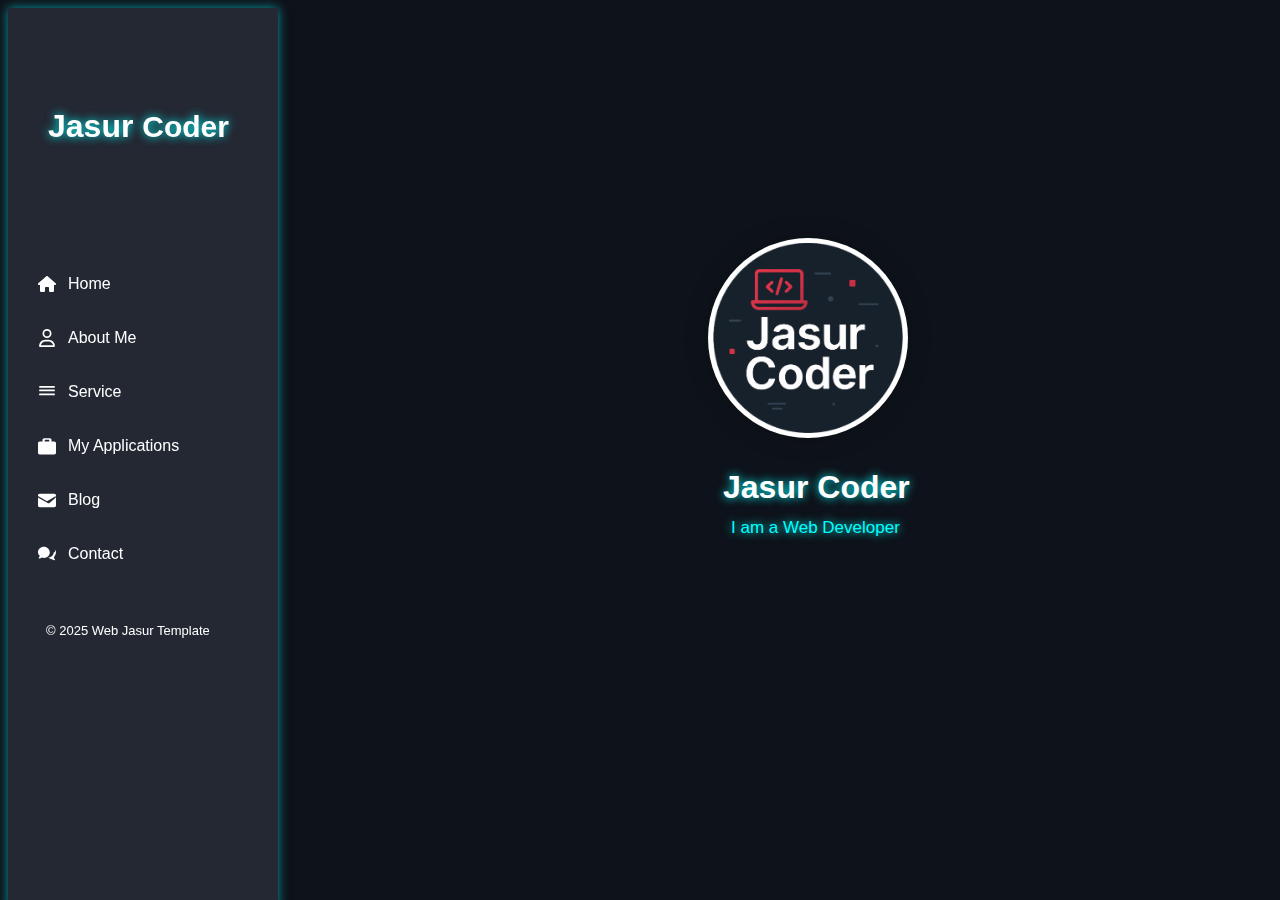
<file: home/index.html>
<!DOCTYPE html>
<html lang="en">

<head>
    <meta charset="UTF-8">
    <meta name="viewport" content="width=device-width, initial-scale=1.0">
    <title>Jasur Coder</title>
    <link rel="stylesheet" href="style.css">
    
</head>

<body>
    <div class="nav">
        <h1>Jasur <a href="#">Coder</a></h1>
        <ul>
          <li>
      
            <a href="../home/index.html" class="nav-link">
              <h3>
                <svg fill="crimson" xmlns="http://www.w3.org/2000/svg" viewBox="0 0 576 512">
                  <path d="M575.8 255.5c0 18-15 32.1-32 32.1l-32 0 .7 160.2c0 2.7-.2 5.4-.5 8.1l0 16.2c0 22.1-17.9 40-40 40l-16 0c-1.1 0-2.2 0-3.3-.1c-1.4 .1-2.8 .1-4.2 .1L416 512l-24 0c-22.1 0-40-17.9-40-40l0-24 0-64c0-17.7-14.3-32-32-32l-64 0c-17.7 0-32 14.3-32 32l0 64 0 24c0 22.1-17.9 40-40 40l-24 0-31.9 0c-1.5 0-3-.1-4.5-.2c-1.2 .1-2.4 .2-3.6 .2l-16 0c-22.1 0-40-17.9-40-40l0-112c0-.9 0-1.9 .1-2.8l0-69.7-32 0c-18 0-32-14-32-32.1c0-9 3-17 10-24L266.4 8c7-7 15-8 22-8s15 2 21 7L564.8 231.5c8 7 12 15 11 24z"/>
                </svg>
                <span>Home</span>
              </h3>
            </a>
      
            <a href="../about_me/index.html" class="nav-link">
              <h3>
                <svg xmlns="http://www.w3.org/2000/svg" viewBox="0 0 448 512">
                  <path d="M304 128a80 80 0 1 0 -160 0 80 80 0 1 0 160 0zM96 128a128 128 0 1 1 256 0A128 128 0 1 1 96 128zM49.3 464l349.5 0c-8.9-63.3-63.3-112-129-112l-91.4 0c-65.7 0-120.1 48.7-129 112zM0 482.3C0 383.8 79.8 304 178.3 304l91.4 0C368.2 304 448 383.8 448 482.3c0 16.4-13.3 29.7-29.7 29.7L29.7 512C13.3 512 0 498.7 0 482.3z"/>
                </svg>
                <span>About Me</span>
              </h3>
            </a>
      
            <a href="../service/index.html" class="nav-link">
              <h3>
                <svg xmlns="http://www.w3.org/2000/svg" viewBox="0 0 448 512">
                  <path d="M16 132h416c8.8 0 16-7.2 16-16V100c0-8.8-7.2-16-16-16H16C7.2 84 0 91.2 0 100v16c0 8.8 7.2 16 16 16zm416 56H16c-8.8 0-16 7.2-16 16v16c0 8.8 7.2 16 16 16h416c8.8 0 16-7.2 16-16v-16c0-8.8-7.2-16-16-16zm0 112H16c-8.8 0-16 7.2-16 16v16c0 8.8 7.2 16 16 16h416c8.8 0 16-7.2 16-16v-16c0-8.8-7.2-16-16-16z"/>
                </svg>
                <span>Service</span>
              </h3>
            </a>
      
            <a href="../my_applications/" class="nav-link">
              <h3>
                <svg xmlns="http://www.w3.org/2000/svg" viewBox="0 0 512 512">
                  <path d="M464 128h-80V80c0-26.5-21.5-48-48-48H176c-26.5 0-48 21.5-48 48v48H48c-26.5 0-48 21.5-48 48v272c0 26.5 21.5 48 48 48h416c26.5 0 48-21.5 48-48V176c0-26.5-21.5-48-48-48zm-272-48h128v48H192V80z"/>
                </svg>
                <span>My Applications</span>
              </h3>
            </a>
      
            <a href="../blog/index.html" class="nav-link">
              <h3>
                <svg xmlns="http://www.w3.org/2000/svg" viewBox="0 0 512 512">
                  <path d="M502.3 190.8L327.4 338.7c-15.1 12.7-36.9 12.7-52 0L9.7 190.8C3.9 185.8 0 178.7 0 171v241c0 26.5 21.5 48 48 48h416c26.5 0 48-21.5 48-48V171c0-7.7-3.9-14.8-9.7-20.2zM48 80h416c26.5 0 48 21.5 48 48v16L256 288 0 144v-16c0-26.5 21.5-48 48-48z"/>
                </svg>
                <span>Blog</span>
              </h3>
            </a>
      
            <a href="../contact/index.html" class="nav-link">
              <h3>
                <svg xmlns="http://www.w3.org/2000/svg" viewBox="0 0 640 512">
                  <path d="M208 0C93.1 0 0 86 0 192c0 49.5 23.5 94.3 61.9 127.5-3.4 30.7-20.4 52.9-33.2 66.4-5.6 5.8-6.9 14.5-3.3 21.6s11 11.5 19 10.6c36.5-4.3 68.1-19.4 91.3-35.6 23.4 8.5 49.1 13.5 76.3 13.5 114.9 0 208-86 208-192S322.9 0 208 0zm352 192c0 99.8-86.1 181.2-196.2 191.1 33.3 31.8 78.2 53.1 127.1 57.9 23.2 16.2 54.8 31.3 91.3 35.6 8 .9 15.6-3.1 19-10.6s2.3-15.9-3.3-21.6c-12.9-13.5-29.9-35.7-33.2-66.4C616.5 286.3 640 241.5 640 192c0-30.1-12.3-58.1-33-80.6C592.6 155.7 608 173.2 608 192z"/>
                </svg>
                <span>Contact</span>
              </h3>
            </a>
      
          </li>
        </ul>
        <p>© 2025 Web Jasur Template</p>
      </div>
      
    <!-- Home -->
    <div class="jasur_coder_logo">
        <img src="../img/Jasur.coder.png" alt="Jasur_logo">


    </div>
    <div class="description">
        <h1>Jasur Coder</h1>
        <p>I am a Web Developer</p>
    </div>

    <div class="jasur_coder_logo_bottom">
        <div class="twitter"><svg fill="white" xmlns="http://www.w3.org/2000/svg" viewBox="0 0 512 512">
                <path
                    d="M459.4 151.7c.3 4.5 .3 9.1 .3 13.6 0 138.7-105.6 298.6-298.6 298.6-59.5 0-114.7-17.2-161.1-47.1 8.4 1 16.6 1.3 25.3 1.3 49.1 0 94.2-16.6 130.3-44.8-46.1-1-84.8-31.2-98.1-72.8 6.5 1 13 1.6 19.8 1.6 9.4 0 18.8-1.3 27.6-3.6-48.1-9.7-84.1-52-84.1-103v-1.3c14 7.8 30.2 12.7 47.4 13.3-28.3-18.8-46.8-51-46.8-87.4 0-19.5 5.2-37.4 14.3-53 51.7 63.7 129.3 105.3 216.4 109.8-1.6-7.8-2.6-15.9-2.6-24 0-57.8 46.8-104.9 104.9-104.9 30.2 0 57.5 12.7 76.7 33.1 23.7-4.5 46.5-13.3 66.6-25.3-7.8 24.4-24.4 44.8-46.1 57.8 21.1-2.3 41.6-8.1 60.4-16.2-14.3 20.8-32.2 39.3-52.6 54.3z" />
            </svg></div>
        <div class="facebok"><svg fill="white" xmlns="http://www.w3.org/2000/svg" viewBox="0 0 512 512">
                <path
                    d="M512 256C512 114.6 397.4 0 256 0S0 114.6 0 256C0 376 82.7 476.8 194.2 504.5V334.2H141.4V256h52.8V222.3c0-87.1 39.4-127.5 125-127.5c16.2 0 44.2 3.2 55.7 6.4V172c-6-.6-16.5-1-29.6-1c-42 0-58.2 15.9-58.2 57.2V256h83.6l-14.4 78.2H287V510.1C413.8 494.8 512 386.9 512 256h0z" />
            </svg></div>
        <div class="instagram"><svg xmlns="http://www.w3.org/2000/svg" viewBox="0 0 448 512">
                <path
                    d="M224.1 141c-63.6 0-114.9 51.3-114.9 114.9s51.3 114.9 114.9 114.9S339 319.5 339 255.9 287.7 141 224.1 141zm0 189.6c-41.1 0-74.7-33.5-74.7-74.7s33.5-74.7 74.7-74.7 74.7 33.5 74.7 74.7-33.6 74.7-74.7 74.7zm146.4-194.3c0 14.9-12 26.8-26.8 26.8-14.9 0-26.8-12-26.8-26.8s12-26.8 26.8-26.8 26.8 12 26.8 26.8zm76.1 27.2c-1.7-35.9-9.9-67.7-36.2-93.9-26.2-26.2-58-34.4-93.9-36.2-37-2.1-147.9-2.1-184.9 0-35.8 1.7-67.6 9.9-93.9 36.1s-34.4 58-36.2 93.9c-2.1 37-2.1 147.9 0 184.9 1.7 35.9 9.9 67.7 36.2 93.9s58 34.4 93.9 36.2c37 2.1 147.9 2.1 184.9 0 35.9-1.7 67.7-9.9 93.9-36.2 26.2-26.2 34.4-58 36.2-93.9 2.1-37 2.1-147.8 0-184.8zM398.8 388c-7.8 19.6-22.9 34.7-42.6 42.6-29.5 11.7-99.5 9-132.1 9s-102.7 2.6-132.1-9c-19.6-7.8-34.7-22.9-42.6-42.6-11.7-29.5-9-99.5-9-132.1s-2.6-102.7 9-132.1c7.8-19.6 22.9-34.7 42.6-42.6 29.5-11.7 99.5-9 132.1-9s102.7-2.6 132.1 9c19.6 7.8 34.7 22.9 42.6 42.6 11.7 29.5 9 99.5 9 132.1s2.7 102.7-9 132.1z" />
            </svg></div>
        <div class="linkedin"><svg xmlns="http://www.w3.org/2000/svg" viewBox="0 0 448 512">
                <path
                    d="M100.3 448H7.4V148.9h92.9zM53.8 108.1C24.1 108.1 0 83.5 0 53.8a53.8 53.8 0 0 1 107.6 0c0 29.7-24.1 54.3-53.8 54.3zM447.9 448h-92.7V302.4c0-34.7-.7-79.2-48.3-79.2-48.3 0-55.7 37.7-55.7 76.7V448h-92.8V148.9h89.1v40.8h1.3c12.4-23.5 42.7-48.3 87.9-48.3 94 0 111.3 61.9 111.3 142.3V448z" />
            </svg></div>
        <div class="git"><svg xmlns="http://www.w3.org/2000/svg" viewBox="0 0 496 512">
                <path
                    d="M165.9 397.4c0 2-2.3 3.6-5.2 3.6-3.3 .3-5.6-1.3-5.6-3.6 0-2 2.3-3.6 5.2-3.6 3-.3 5.6 1.3 5.6 3.6zm-31.1-4.5c-.7 2 1.3 4.3 4.3 4.9 2.6 1 5.6 0 6.2-2s-1.3-4.3-4.3-5.2c-2.6-.7-5.5 .3-6.2 2.3zm44.2-1.7c-2.9 .7-4.9 2.6-4.6 4.9 .3 2 2.9 3.3 5.9 2.6 2.9-.7 4.9-2.6 4.6-4.6-.3-1.9-3-3.2-5.9-2.9zM244.8 8C106.1 8 0 113.3 0 252c0 110.9 69.8 205.8 169.5 239.2 12.8 2.3 17.3-5.6 17.3-12.1 0-6.2-.3-40.4-.3-61.4 0 0-70 15-84.7-29.8 0 0-11.4-29.1-27.8-36.6 0 0-22.9-15.7 1.6-15.4 0 0 24.9 2 38.6 25.8 21.9 38.6 58.6 27.5 72.9 20.9 2.3-16 8.8-27.1 16-33.7-55.9-6.2-112.3-14.3-112.3-110.5 0-27.5 7.6-41.3 23.6-58.9-2.6-6.5-11.1-33.3 2.6-67.9 20.9-6.5 69 27 69 27 20-5.6 41.5-8.5 62.8-8.5s42.8 2.9 62.8 8.5c0 0 48.1-33.6 69-27 13.7 34.7 5.2 61.4 2.6 67.9 16 17.7 25.8 31.5 25.8 58.9 0 96.5-58.9 104.2-114.8 110.5 9.2 7.9 17 22.9 17 46.4 0 33.7-.3 75.4-.3 83.6 0 6.5 4.6 14.4 17.3 12.1C428.2 457.8 496 362.9 496 252 496 113.3 383.5 8 244.8 8zM97.2 352.9c-1.3 1-1 3.3 .7 5.2 1.6 1.6 3.9 2.3 5.2 1 1.3-1 1-3.3-.7-5.2-1.6-1.6-3.9-2.3-5.2-1zm-10.8-8.1c-.7 1.3 .3 2.9 2.3 3.9 1.6 1 3.6 .7 4.3-.7 .7-1.3-.3-2.9-2.3-3.9-2-.6-3.6-.3-4.3 .7zm32.4 35.6c-1.6 1.3-1 4.3 1.3 6.2 2.3 2.3 5.2 2.6 6.5 1 1.3-1.3 .7-4.3-1.3-6.2-2.2-2.3-5.2-2.6-6.5-1zm-11.4-14.7c-1.6 1-1.6 3.6 0 5.9 1.6 2.3 4.3 3.3 5.6 2.3 1.6-1.3 1.6-3.9 0-6.2-1.4-2.3-4-3.3-5.6-2z" />
            </svg></div>
    </div>
    <!-- /Home -->

</body>

</html>
</file>
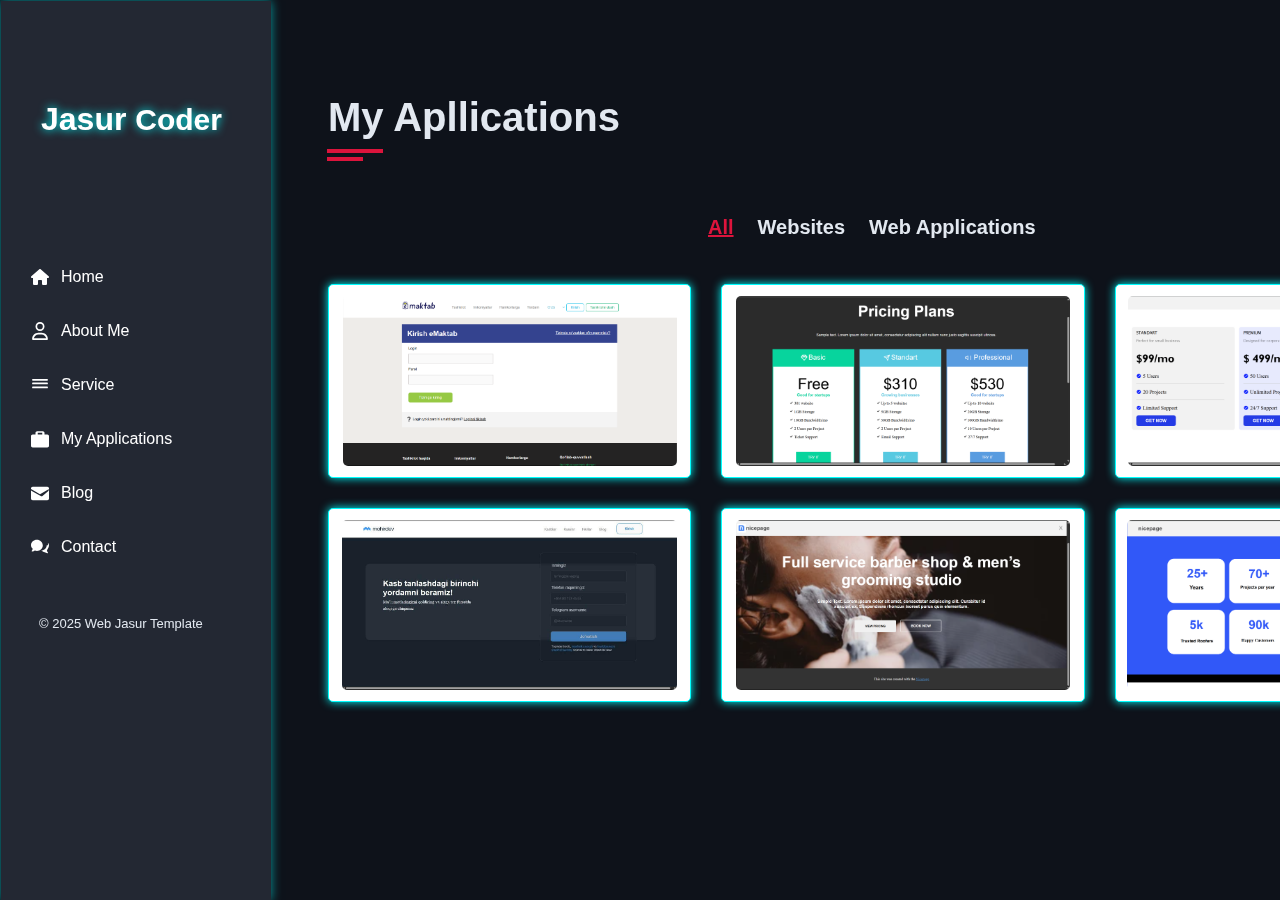
<file: my_applications/index.html>
<!DOCTYPE html>
<html lang="en">
<head>
    <meta charset="UTF-8">
    <meta name="viewport" content="width=device-width, initial-scale=1.0">
    <title>Jasur Coder</title>
    <link rel="stylesheet" href="style.css">
    <link rel="icon" href="../img/Jasur.coder.png">

</head>
<body>
    <div class="nav">
        <h1>Jasur <a href="#">Coder</a></h1>
        <ul>
          <li>
      
            <a href="../home/index.html" class="nav-link">
              <h3>
                <svg fill="crimson" xmlns="http://www.w3.org/2000/svg" viewBox="0 0 576 512">
                  <path d="M575.8 255.5c0 18-15 32.1-32 32.1l-32 0 .7 160.2c0 2.7-.2 5.4-.5 8.1l0 16.2c0 22.1-17.9 40-40 40l-16 0c-1.1 0-2.2 0-3.3-.1c-1.4 .1-2.8 .1-4.2 .1L416 512l-24 0c-22.1 0-40-17.9-40-40l0-24 0-64c0-17.7-14.3-32-32-32l-64 0c-17.7 0-32 14.3-32 32l0 64 0 24c0 22.1-17.9 40-40 40l-24 0-31.9 0c-1.5 0-3-.1-4.5-.2c-1.2 .1-2.4 .2-3.6 .2l-16 0c-22.1 0-40-17.9-40-40l0-112c0-.9 0-1.9 .1-2.8l0-69.7-32 0c-18 0-32-14-32-32.1c0-9 3-17 10-24L266.4 8c7-7 15-8 22-8s15 2 21 7L564.8 231.5c8 7 12 15 11 24z"/>
                </svg>
                <span>Home</span>
              </h3>
            </a>
      
            <a href="../about_me/index.html" class="nav-link">
              <h3>
                <svg xmlns="http://www.w3.org/2000/svg" viewBox="0 0 448 512">
                  <path d="M304 128a80 80 0 1 0 -160 0 80 80 0 1 0 160 0zM96 128a128 128 0 1 1 256 0A128 128 0 1 1 96 128zM49.3 464l349.5 0c-8.9-63.3-63.3-112-129-112l-91.4 0c-65.7 0-120.1 48.7-129 112zM0 482.3C0 383.8 79.8 304 178.3 304l91.4 0C368.2 304 448 383.8 448 482.3c0 16.4-13.3 29.7-29.7 29.7L29.7 512C13.3 512 0 498.7 0 482.3z"/>
                </svg>
                <span>About Me</span>
              </h3>
            </a>
      
            <a href="../service/index.html" class="nav-link">
              <h3>
                <svg xmlns="http://www.w3.org/2000/svg" viewBox="0 0 448 512">
                  <path d="M16 132h416c8.8 0 16-7.2 16-16V100c0-8.8-7.2-16-16-16H16C7.2 84 0 91.2 0 100v16c0 8.8 7.2 16 16 16zm416 56H16c-8.8 0-16 7.2-16 16v16c0 8.8 7.2 16 16 16h416c8.8 0 16-7.2 16-16v-16c0-8.8-7.2-16-16-16zm0 112H16c-8.8 0-16 7.2-16 16v16c0 8.8 7.2 16 16 16h416c8.8 0 16-7.2 16-16v-16c0-8.8-7.2-16-16-16z"/>
                </svg>
                <span>Service</span>
              </h3>
            </a>
      
            <a href="../my_applications/" class="nav-link">
              <h3>
                <svg xmlns="http://www.w3.org/2000/svg" viewBox="0 0 512 512">
                  <path d="M464 128h-80V80c0-26.5-21.5-48-48-48H176c-26.5 0-48 21.5-48 48v48H48c-26.5 0-48 21.5-48 48v272c0 26.5 21.5 48 48 48h416c26.5 0 48-21.5 48-48V176c0-26.5-21.5-48-48-48zm-272-48h128v48H192V80z"/>
                </svg>
                <span>My Applications</span>
              </h3>
            </a>
      
            <a href="../blog/index.html" class="nav-link">
              <h3>
                <svg xmlns="http://www.w3.org/2000/svg" viewBox="0 0 512 512">
                  <path d="M502.3 190.8L327.4 338.7c-15.1 12.7-36.9 12.7-52 0L9.7 190.8C3.9 185.8 0 178.7 0 171v241c0 26.5 21.5 48 48 48h416c26.5 0 48-21.5 48-48V171c0-7.7-3.9-14.8-9.7-20.2zM48 80h416c26.5 0 48 21.5 48 48v16L256 288 0 144v-16c0-26.5 21.5-48 48-48z"/>
                </svg>
                <span>Blog</span>
              </h3>
            </a>
      
            <a href="../contact/index.html" class="nav-link">
              <h3>
                <svg xmlns="http://www.w3.org/2000/svg" viewBox="0 0 640 512">
                  <path d="M208 0C93.1 0 0 86 0 192c0 49.5 23.5 94.3 61.9 127.5-3.4 30.7-20.4 52.9-33.2 66.4-5.6 5.8-6.9 14.5-3.3 21.6s11 11.5 19 10.6c36.5-4.3 68.1-19.4 91.3-35.6 23.4 8.5 49.1 13.5 76.3 13.5 114.9 0 208-86 208-192S322.9 0 208 0zm352 192c0 99.8-86.1 181.2-196.2 191.1 33.3 31.8 78.2 53.1 127.1 57.9 23.2 16.2 54.8 31.3 91.3 35.6 8 .9 15.6-3.1 19-10.6s2.3-15.9-3.3-21.6c-12.9-13.5-29.9-35.7-33.2-66.4C616.5 286.3 640 241.5 640 192c0-30.1-12.3-58.1-33-80.6C592.6 155.7 608 173.2 608 192z"/>
                </svg>
                <span>Contact</span>
              </h3>
            </a>
      
          </li>
        </ul>
        <p>© 2025 Web Jasur Template</p>
      </div>
      
    <!-- My Applications -->
    <div class="my_applications">
        <h1>My Apllications</h1>
        <hr class="hr5">
        <hr class="hr6">
        <ul>
            <li class="li_active">All</li>
            <li class="li_websites">Websites</li>
            <li class="li_applications">Web Applications</li>
        </ul>
        <div class="applications">
            <div class="thumbnail">
                <img src="../img/e-maktab.png" loading="lazy" alt="..." />

            </div>
            <div class="thumbnail">
                <img src="../img/pricing_plans.png" loading="lazy" alt="..." />

            </div>
            <div class="thumbnail">
              <img src="../img/flexible.png" loading="lazy" alt="..." />

            </div>
            <div class="thumbnail">
                <img src="../img/mohirdev.jpg" loading="lazy" alt="...">
            </div>
            <div class="thumbnail">
                <img src="../img/barber_shop.png" loading="lazy" alt="...">
            </div>
            <div class="thumbnail">
                <img src="../img/font awesome x.png" loading="lazy" alt="...">
            </div>
        </div>
    </div>
    
</body>
</html>
</file>
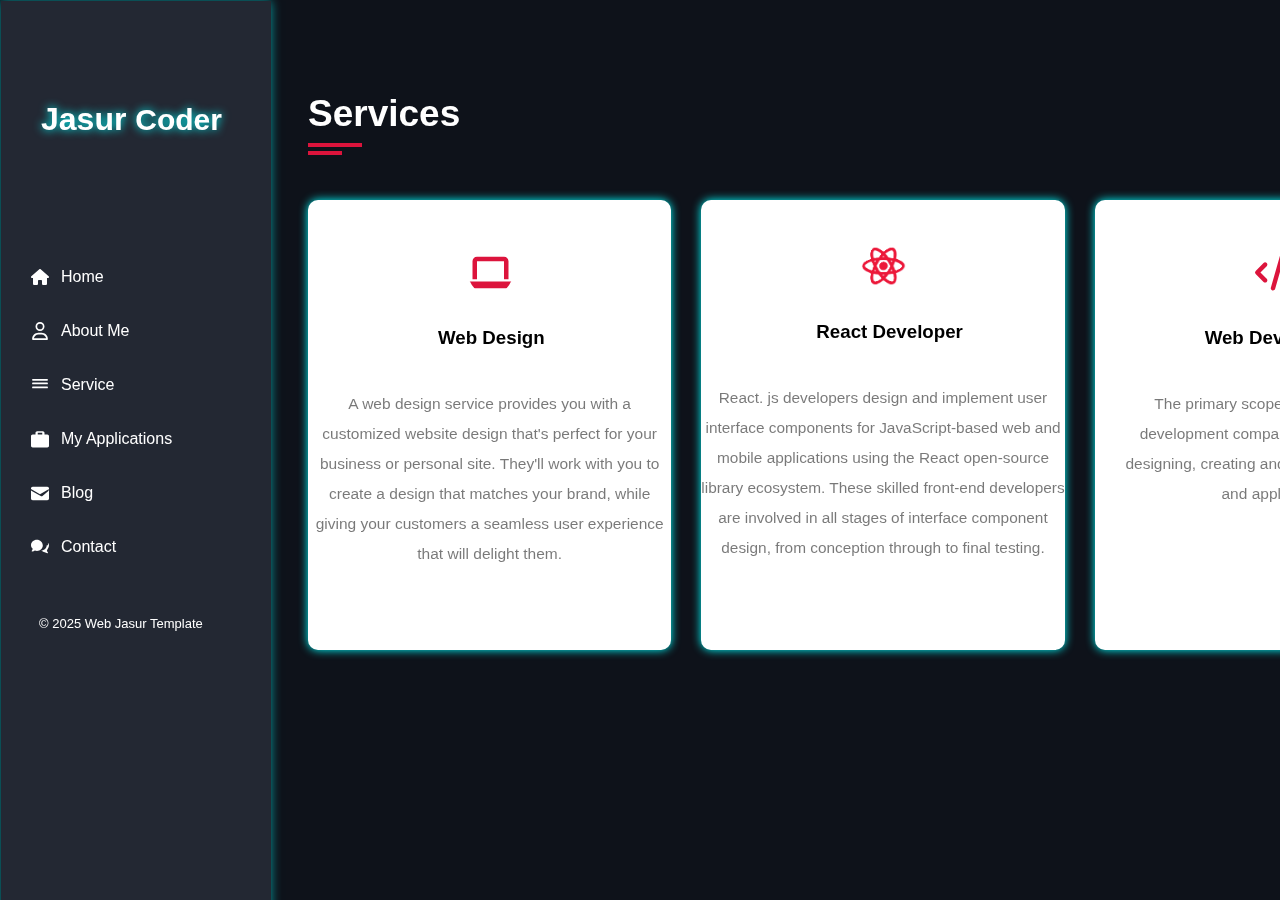
<file: service/index.html>
<!DOCTYPE html>
<html lang="en">
<head>
    <meta charset="UTF-8">
    <meta name="viewport" content="width=device-width, initial-scale=1.0">
    <title>Jasur Coder</title>
    <link rel="stylesheet" href="style.css">
    <link rel="icon" href="../img/Jasur.coder.png">

</head>
<body>
    <div class="nav">
        <h1>Jasur <a href="#">Coder</a></h1>
        <ul>
          <li>
      
            <a href="../home/index.html" class="nav-link">
              <h3>
                <svg fill="crimson" xmlns="http://www.w3.org/2000/svg" viewBox="0 0 576 512">
                  <path d="M575.8 255.5c0 18-15 32.1-32 32.1l-32 0 .7 160.2c0 2.7-.2 5.4-.5 8.1l0 16.2c0 22.1-17.9 40-40 40l-16 0c-1.1 0-2.2 0-3.3-.1c-1.4 .1-2.8 .1-4.2 .1L416 512l-24 0c-22.1 0-40-17.9-40-40l0-24 0-64c0-17.7-14.3-32-32-32l-64 0c-17.7 0-32 14.3-32 32l0 64 0 24c0 22.1-17.9 40-40 40l-24 0-31.9 0c-1.5 0-3-.1-4.5-.2c-1.2 .1-2.4 .2-3.6 .2l-16 0c-22.1 0-40-17.9-40-40l0-112c0-.9 0-1.9 .1-2.8l0-69.7-32 0c-18 0-32-14-32-32.1c0-9 3-17 10-24L266.4 8c7-7 15-8 22-8s15 2 21 7L564.8 231.5c8 7 12 15 11 24z"/>
                </svg>
                <span class="hidden">Home</span>
              </h3>
            </a>
      
            <a href="../about_me/index.html" class="nav-link">
              <h3>
                <svg xmlns="http://www.w3.org/2000/svg" viewBox="0 0 448 512">
                  <path d="M304 128a80 80 0 1 0 -160 0 80 80 0 1 0 160 0zM96 128a128 128 0 1 1 256 0A128 128 0 1 1 96 128zM49.3 464l349.5 0c-8.9-63.3-63.3-112-129-112l-91.4 0c-65.7 0-120.1 48.7-129 112zM0 482.3C0 383.8 79.8 304 178.3 304l91.4 0C368.2 304 448 383.8 448 482.3c0 16.4-13.3 29.7-29.7 29.7L29.7 512C13.3 512 0 498.7 0 482.3z"/>
                </svg>
                <span class="hidden">About Me</span>
              </h3>
            </a>
      
            <a href="../service/index.html" class="nav-link">
              <h3>
                <svg xmlns="http://www.w3.org/2000/svg" viewBox="0 0 448 512">
                  <path d="M16 132h416c8.8 0 16-7.2 16-16V100c0-8.8-7.2-16-16-16H16C7.2 84 0 91.2 0 100v16c0 8.8 7.2 16 16 16zm416 56H16c-8.8 0-16 7.2-16 16v16c0 8.8 7.2 16 16 16h416c8.8 0 16-7.2 16-16v-16c0-8.8-7.2-16-16-16zm0 112H16c-8.8 0-16 7.2-16 16v16c0 8.8 7.2 16 16 16h416c8.8 0 16-7.2 16-16v-16c0-8.8-7.2-16-16-16z"/>
                </svg>
                <span class="hidden">Service</span>
              </h3>
            </a>
      
            <a href="../my_applications/" class="nav-link">
              <h3>
                <svg xmlns="http://www.w3.org/2000/svg" viewBox="0 0 512 512">
                  <path d="M464 128h-80V80c0-26.5-21.5-48-48-48H176c-26.5 0-48 21.5-48 48v48H48c-26.5 0-48 21.5-48 48v272c0 26.5 21.5 48 48 48h416c26.5 0 48-21.5 48-48V176c0-26.5-21.5-48-48-48zm-272-48h128v48H192V80z"/>
                </svg>
                <span class="hidden">My Applications</span>
              </h3>
            </a>
      
            <a href="../blog/index.html" class="nav-link">
              <h3>
                <svg xmlns="http://www.w3.org/2000/svg" viewBox="0 0 512 512">
                  <path d="M502.3 190.8L327.4 338.7c-15.1 12.7-36.9 12.7-52 0L9.7 190.8C3.9 185.8 0 178.7 0 171v241c0 26.5 21.5 48 48 48h416c26.5 0 48-21.5 48-48V171c0-7.7-3.9-14.8-9.7-20.2zM48 80h416c26.5 0 48 21.5 48 48v16L256 288 0 144v-16c0-26.5 21.5-48 48-48z"/>
                </svg>
                <span class="hidden">Blog</span>
              </h3>
            </a>
      
            <a href="../contact/index.html" class="nav-link">
              <h3>
                <svg xmlns="http://www.w3.org/2000/svg" viewBox="0 0 640 512">
                  <path d="M208 0C93.1 0 0 86 0 192c0 49.5 23.5 94.3 61.9 127.5-3.4 30.7-20.4 52.9-33.2 66.4-5.6 5.8-6.9 14.5-3.3 21.6s11 11.5 19 10.6c36.5-4.3 68.1-19.4 91.3-35.6 23.4 8.5 49.1 13.5 76.3 13.5 114.9 0 208-86 208-192S322.9 0 208 0zm352 192c0 99.8-86.1 181.2-196.2 191.1 33.3 31.8 78.2 53.1 127.1 57.9 23.2 16.2 54.8 31.3 91.3 35.6 8 .9 15.6-3.1 19-10.6s2.3-15.9-3.3-21.6c-12.9-13.5-29.9-35.7-33.2-66.4C616.5 286.3 640 241.5 640 192c0-30.1-12.3-58.1-33-80.6C592.6 155.7 608 173.2 608 192z"/>
                </svg>
                <span class="hidden">Contact</span>
              </h3>
            </a>
      
          </li>
        </ul>
        <p>© 2025 Web Jasur Template</p>
      </div>
         
       <!-- Service -->
       <div class="service">
        <h1>Services</h1>
        <hr class="hr3">
        <hr class="hr4">
        <div class="services">
            <div class="div">
                <svg xmlns="http://www.w3.org/2000/svg" viewBox="0 0 640 512">
                    <path
                        d="M128 32C92.7 32 64 60.7 64 96l0 256 64 0 0-256 384 0 0 256 64 0 0-256c0-35.3-28.7-64-64-64L128 32zM19.2 384C8.6 384 0 392.6 0 403.2C0 445.6 34.4 480 76.8 480l486.4 0c42.4 0 76.8-34.4 76.8-76.8c0-10.6-8.6-19.2-19.2-19.2L19.2 384z" />
                </svg>
                <h3>Web Design</h3>
                <p>A web design service provides you with a customized website design that's perfect for your business
                    or personal site. They'll work with you to create a design that matches your brand, while giving
                    your customers a seamless user experience that will delight them.</p>

            </div>
            <div class="div">
                <img src="../img/React-red.png" loading="lazy" alt="React_logo">

                <div class="react_box">
                    <div class="react-icon">

                    </div>
                    <h3>React Developer</h3>
                    <p class="react_box_p">React. js developers design and implement user interface components for
                        JavaScript-based web and mobile applications using the React open-source library ecosystem.
                        These skilled front-end developers are involved in all stages of interface component design,
                        from conception through to final testing.

                    </p>
                </div>


            </div>
            <div class="div">
                <svg xmlns="http://www.w3.org/2000/svg" viewBox="0 0 640 512">
                    <path
                        d="M392.8 1.2c-17-4.9-34.7 5-39.6 22l-128 448c-4.9 17 5 34.7 22 39.6s34.7-5 39.6-22l128-448c4.9-17-5-34.7-22-39.6zm80.6 120.1c-12.5 12.5-12.5 32.8 0 45.3L562.7 256l-89.4 89.4c-12.5 12.5-12.5 32.8 0 45.3s32.8 12.5 45.3 0l112-112c12.5-12.5 12.5-32.8 0-45.3l-112-112c-12.5-12.5-32.8-12.5-45.3 0zm-306.7 0c-12.5-12.5-32.8-12.5-45.3 0l-112 112c-12.5 12.5-12.5 32.8 0 45.3l112 112c12.5 12.5 32.8 12.5 45.3 0s12.5-32.8 0-45.3L77.3 256l89.4-89.4c12.5-12.5 12.5-32.8 0-45.3z" />
                </svg>
                <h3 class="web_development_h3">Web Development</h3>
                <p class="web_development_p">The primary scope of work for a web development company includes ideating, designing, creating and
                    maintaining websites and applications.</p>
            </div>
        </div>

    </div>
    <!-- /Service -->
</body>
</html>
</file>
<file: style.css>
body {
    background-color: #0E121A;
    color: white;
    overflow-x: hidden;
}

.nav {
    width: 270px;
    height: 100vh;
    background-color: #232833;
    position: fixed;
    font-family: "Rubik", sans-serif;
    box-shadow: 0.1px 0 1px #00ffff8f;
    margin: 0;
    padding: 0;
}

.nav h1 {
    margin-left: 40px;
    margin-top: 100px;
    color: white;
    text-shadow: 0 0 10px #00ffff;
}

.nav h1 a {
    text-decoration: none;
    color: white;
    text-shadow: 0 0 10px #00ffff;    
    font-weight: bold;
    font-size: 30px;
}

.nav ul {
    list-style: none;
    margin-top: 120px;
    padding-left: 30px;
}

/* === YANGI: Umumiy Link Block === */
.nav-link {
    display: block;
    text-decoration: none;
}

.nav-link h3 {
    display: flex;
    align-items: center;
    gap: 12px;
    font-size: 16px;
    font-weight: 500;
    position: relative;
    padding: 10px 0;
    transition: all 0.3s ease;
}

/* Chapdan chiziq */
.nav-link h3::before {
    content: "";
    position: absolute;
    left: -15px;
    top: 0;
    width: 4px;
    height: 100%;
    background-color:#00FFFF; 
    transform: scaleY(0);
    transform-origin: top;
    transition: transform 0.3s ease;
    border-radius: 2px;
}

/* Iconlar */
.nav-link h3 svg {
    width: 18px;
    height: 18px;
    fill: white;
    transition: all 0.3s ease;
}

/* Matn (span o‘rnida ishlatiladi) */
.nav-link h3 span {
    color: white;
    transition: all 0.3s ease;
    font-size: 16px;
}

/* Hover effektlar */
.nav-link:hover h3 {
    transform: translateX(5px);
    box-shadow: 0 4px 10px rgba(0, 0, 0, 0.1);
}

.nav-link:hover h3::before {
    transform: scaleY(1);
}

.nav-link:hover h3 span {    
    font-size: 17.5px;
    font-weight: bold;
}
.nav-link:active h3 span{
    color: crimson;
    text-shadow: 0 0 10px black;
    transition: all 0.2s ease;
}
.nav-link:hover h3 svg {
    fill: white;
    transform: scale(1.2);
}

.nav p {
    margin-left: 38px;
    margin-top: 50px;
    font-size: small;
}


/*jasur-coder_logo*/
.jasur_coder_logo {
    width: 200px;
    height: 200px;
    border-radius: 50%;
    background-color: white;
    margin-left: 800px;
    margin-top: 230px;
    position: absolute;
    display: flex;
    align-items: center;
    /* Vertikal markazga */
    justify-content: center;
    /* Gorizontal markazga */
    box-shadow: 0 0 25px rgba(0, 0, 0, 0.204);
}

.jasur_coder_logo img {
    width: 190px;
    height: 190px;
}
.jasur_coder_logo_bottom {
    position: absolute;
    display: flex;
    justify-content: center;
    gap: 20px;
    margin-top: 560px;
    left: 775px;
    /* Animatsiya qo‘shildi */
    opacity: 0;
    transform: translateY(30px);
    animation: fadeInUp 1s ease-out forwards;
    animation-delay: 0.5s; /* biroz kechikib paydo bo‘ladi */
}

@keyframes fadeInUp {
    to {
        opacity: 1;
        transform: translateY(0);
    }
}

.jasur_coder_logo_bottom div {
    width: 40px;
    height: 40px;
    background-color: crimson;
    border-radius: 50%;
    display: flex;
    align-items: center;
    justify-content: center;
    transition: all 0.3s ease;
    cursor: pointer;
}

.jasur_coder_logo_bottom div:hover {
    background-color: #c1121f;
    transform: scale(1.1);
    box-shadow: 0 0 8px rgba(220, 20, 60, 0.5);
}

.jasur_coder_logo_bottom svg {
    width: 18px;
    height: 18px;
    fill: white;
}


.description p {
    margin-top: -10px;
    font-size: 17px;
    color: #00FFFF;
    margin-left: 8px;
    text-shadow: 0 0 10px #00ffff;
}

.description {
    position: absolute;
    margin-left: 810px;
    margin-top: 440px;
    font-family: "Rubik", sans-serif;
    color: white;
    text-shadow: 0 0 10px #00ffff;
} 
/* Katta telefonlar (480px - 768px oralig‘i) */
@media (max-width: 1280px) {
    .jasur_coder_logo {
        margin-left: 700px;
    }
    .jasur_coder_logo_bottom {
        position: absolute;
        left: 673px;
    }
    .description {
        position: absolute;
        margin-left: 715px;
    
    } 
  }
  @media (max-width: 1115px) {
    .jasur_coder_logo {
        margin-left: 620px;
        margin-top: 130px;
    }
    .jasur_coder_logo_bottom {
        position: absolute;
        left: 593px;
        margin-top: 460px;
    }
    .description {
        position: absolute;
        margin-left: 633px;
        margin-top: 340px;
    } 
  }
  @media (max-width: 884px) {
    .jasur_coder_logo {
        margin-left: 510px;
    }
    .jasur_coder_logo_bottom {
        position: absolute;
        left: 480px;
    }
    .description {
        position: absolute;
        margin-left: 525px;
    } 
  }
  @media (max-width: 800px) {
    .jasur_coder_logo {
        margin-left: 480px;
    }
    .jasur_coder_logo_bottom {
        position: absolute;
        left: 450px;
    }
    .description {
        position: absolute;
        margin-left: 493px;
    } 
  }
  @media (max-width: 768px) {
    .jasur_coder_logo {
        margin-left: 455px;
    }
    .jasur_coder_logo_bottom {
        position: absolute;
        left: 425px;
    }
    .description {
        position: absolute;
        margin-left: 473px;
    } 
  }
  @media (max-width: 440px) {
    body,html{
        max-width: 440px;
        width: 100%;
        display: flex;
        justify-content: center;
    }
    .nav {
        width: 100%;
        max-width: 440px;
        height: 8vh;
        background-color: #0E121A;
        position: fixed;
        box-shadow: 0.1px 0 3px #00ffff8f;
        margin-left: -7px;
        margin-top: -7px;
        display: flex;
        align-items: center;
    }
    .nav h1 {
        padding: 10px;
        margin-left: 1px;
        margin-top: 5px;
        font-size: 1.5rem;
        transform: translateX(5px);
        display: flex;
    }
    .nav h1 a {
        font-size: 1.5rem;
    }
    .nav ul {
        margin-top:5px;
        padding-left: 70px;
        width: 100%;
    }
    .nav ul li{
        display: flex;
        gap: 15px;
    }
    .nav-link h3 svg {
        width: 17px;
        height: 17px;
    }
    
    .nav-link h3 {
        gap: 10px;
        font-size: 10px;
        position: relative;
        padding: 5px 0;
    }
    .nav-link h3::before {
        position: absolute;
        left: -10px;
    }
    .nav-link h3 span {
        font-size: 10px;
        position: relative;
        left: -1px;
    }
    .nav-link:hover h3 span {    
        font-size: 11px;
    }
    .nav-link:hover h3 {
        transform: translateX(1px);
        box-shadow: 0 4px 10px rgba(0, 0, 0, 0.1);
    }
    .jasur_coder_logo img {
        width: 170px;
        height: 170px;
    }
    .jasur_coder_logo {
        margin-left: -15px;
        margin-top: 200px;
        width: 180px;
        height: 180px;
    }
    .jasur_coder_logo_bottom {
        position: absolute;
        left: 1px;
        margin-top: 530px;
        max-width: 440px;
        width: 100%;
        display: flex;
        justify-content: center;
        align-items: center;
    }
    .jasur_coder_logo_bottom div {
        width: 30px;
        height: 30px;
    }
    .jasur_coder_logo_bottom svg {
        width: 14px;
        height: 14px;
    }
    .description {
        position: absolute;
        margin-left: -4px;
        margin-top: 400px;
    } 
    .nav p {
        margin-left:-522px;
        margin-top: 50px;
        transform: translateY(680px);
        font-size: small;
        color: rgb(201, 199, 197);
    }
    .hidden{
        display: none;
    }
  }
  @media only screen and (max-width:414px){
    .nav ul{
        padding-left: 40px;
    }
    .nav p{
        transform: translateY(600px);
        margin-left: -480px;
    }
    .nav-link h3::before {
        content: "";
        position: absolute;
        bottom: -5px; /* h3 tagidan biroz pastroq */
        left: 0;
        height: 3px;
        width: 100%;
        background-color: #00FFFF;
        transform: scaleX(0);
        transform-origin: left;
        transition: transform 0.3s ease;
        border-radius: 2px;
        top: 28px;
    }
    .nav-link h3:hover::before {
        transform: scaleX(1);
    }
  }
  @media only screen and (max-width:390px){
    body,html{
        max-width: 390px;
        width: 100%;
        display: flex;
        justify-content: center;
    }
    .nav {
        width: 100%;
        max-width: 390px;
        height: 8vh;
    }
 
    .nav ul {
        margin-top:5px;
        padding-left: 20px;
        width: 100%;
    }
    .jasur_coder_logo img {
        width: 160px;
        height: 160px;
    }
    .jasur_coder_logo {
        margin-left: -5px;
        margin-top: 130px;
        width: 170px;
        height: 170px;
    }
    .jasur_coder_logo_bottom {
        position: absolute;
        left: 4px;
        margin-top: 430px;
        max-width: 440px;
        width: 100%;
        display: flex;
        justify-content: center;
        align-items: center;
    }
    .jasur_coder_logo_bottom div {
        width: 30px;
        height: 30px;
    }
    .jasur_coder_logo_bottom svg {
        width: 14px;
        height: 14px;
    }
    .description {
        position: absolute;
        margin-left: -1px;
        margin-top: 300px;
    } 
    .nav p {
        margin-left:-447px;
        margin-top: 50px;
        transform: translateY(570px);
        font-size: small;
        color: rgb(201, 199, 197);
    }
  }
  @media only screen and (max-width:320px){
    body,html{
        max-width: 320px;
        width: 100%;
        display: flex;
        justify-content: center;
    }
    .nav h1 {
        padding: 1px;
        font-size: 1.3rem;
    }
    .nav h1 a {
        font-size: 1.3rem;
    }
    .nav {
        width: 100%;
        max-width: 320px;
        height: 8vh;
    }
    .nav-link h3 svg {
        width: 13px;
        height: 13px;
    }
    .nav ul {
        margin-top:5px;
        padding-left: 25px;
        width: 100%;
    }
    .jasur_coder_logo img {
        width: 140px;
        height: 140px;
    }
    .jasur_coder_logo {
        margin-left: -8px;
        margin-top: 100px;
        width: 150px;
        height: 150px;
    }
    .jasur_coder_logo_bottom {
        position: absolute;
        left: 4px;
        margin-top: 360px;
        max-width: 440px;
        width: 100%;
        display: flex;
        justify-content: center;
        align-items: center;
    }
    .jasur_coder_logo_bottom div {
        width: 25px;
        height: 25px;
    }
    .jasur_coder_logo_bottom svg {
        width: 12px;
        height: 12px;
    }
    .description {
        position: absolute;
        margin-left: -1px;
        margin-top: 250px;
    } 
    .nav p {
        margin-left:-360px;
        margin-top: 50px;
        transform: translateY(410px);
        font-size: .6rem;
        color: rgb(201, 199, 197);
        display: flex;
        
    }
  }
</file>
<file: about_me/style.css>
body {
    background: #0e121a;
    color: #e2e8f0;
}

.nav {
    width: 270px;
    height: 100vh;
    background-color: #232833;
    position: fixed;
    font-family: "Rubik", sans-serif;
    box-shadow: 0.1px 0 10px #00ffff8f;
    margin: 0;
    padding: 0;
}

.nav h1 {
    margin-left: 40px;
    margin-top: 100px;
    color: white;
    text-shadow: 0 0 10px #00ffff;
}

.nav h1 a {
    text-decoration: none;
    color: white;
    text-shadow: 0 0 10px #00ffff;
    font-weight: bold;
    font-size: 30px;
}

.nav ul {
    list-style: none;
    margin-top: 120px;
    padding-left: 30px;
}

/* === YANGI: Umumiy Link Block === */
.nav-link {
    display: block;
    text-decoration: none;
}

.nav-link h3 {
    display: flex;
    align-items: center;
    gap: 12px;
    font-size: 16px;
    font-weight: 500;
    position: relative;
    padding: 10px 0;
    transition: all 0.3s ease;
}

/* Chapdan chiziq */
.nav-link h3::before {
    content: "";
    position: absolute;
    left: -15px;
    top: 0;
    width: 4px;
    height: 100%;
    background-color: #00ffff;
    transform: scaleY(0);
    transform-origin: top;
    transition: transform 0.3s ease;
    border-radius: 2px;
}

/* Iconlar */
.nav-link h3 svg {
    width: 18px;
    height: 18px;
    fill: white;
    transition: all 0.3s ease;
}

/* Matn (span o‘rnida ishlatiladi) */
.nav-link h3 span {
    color: white;
    transition: all 0.3s ease;
    font-size: 16px;
}

/* Hover effektlar */
.nav-link:hover h3 {
    transform: translateX(5px);
    box-shadow: 0 4px 10px rgba(0, 0, 0, 0.1);
}

.nav-link:hover h3::before {
    transform: scaleY(1);
}

.nav-link:hover h3 span {
    font-size: 17.5px;
    font-weight: bold;
}

.nav-link:active h3 span {
    color: crimson;
    text-shadow: 0 0 10px black;
    transition: all 0.2s ease;
}

.nav-link:hover h3 svg {
    fill: white;
    transform: scale(1.2);
}

.nav p {
    margin-left: 38px;
    margin-top: 50px;
    font-size: small;
}

/*About_me*/
.about_me {
    width: 1150px;
    height: 100vh;
    margin-left: 325px;
    margin-top: 60px;
    font-family: "Rubik", sans-serif;
    font-size: 20px;
    position: absolute;
}

.hr1 {
    width: 52px;
    border: 2.3px solid crimson;
    position: relative;
    left: -548px;
    margin-top: -18px;
}

.hr2 {
    width: 32px;
    border: 2.3px solid crimson;
    position: relative;
    left: -558px;
    margin-top: -7px;
}

.about_me h2 b {
    font-weight: 550;
    font-size: large;
    color: crimson;
}

.about_me h2 {
    font-weight: 550;
    font-size: x-large;
    position: relative;
    top: 20px;
}

.about_me .about_mee {
    font-size: large;
    color: rgba(0, 0, 0, 0.404);
    margin-top: 45px;
    line-height: 23px;
}

/*about_me_section*/
.about_me_section {
    width: 1150px;
    height: 380px;
    position: relative;
    top: 30px;
    line-height: 30px;
}

.about_me_section_p {
    font-size: 17px;
}

.about_me_section_p span {
    color: white;
    text-shadow: 0 0 5px #00ffff;
}

.about_me_section2 {
    margin-left: 310px;
    margin-top: -398px;
    height: 300px;
    position: relative;
    top: 30px;
    line-height: 30px;
}

.about_me_section button {
    padding: 15px 22px;
    margin-top: 30px;
    font-size: 16px;
    border: 2px solid crimson;
    background-color:   crimson;
    color: white;
    border-radius: 25px;
    cursor: pointer;
    transition: 0.3s ease;
    font-weight: 500;
}

.about_me_section button:hover {
    background-color: white;
    color: crimson;
    transform: scale(1.05);
    box-shadow: 0 0 10px rgba(220, 20, 60, 0.3);
}

/*skill*/

.skills {
    margin-left: 640px;
    margin-top: -290px;
    line-height: 40px;
}

.skill {
    margin-bottom: 10px;
    width: 450px;
    /* kerakli o'lchamga moslashtir */
}

.skill h3 {
    display: flex;
    justify-content: space-between;
    font-size: 16px;
    margin-bottom: 5px;
    color: white;
}

.bar {
    width: 100%;
    height: 6px;
    background-color: white;
    border-radius: 10px;
    overflow: hidden;
    box-shadow: 0 0 10px #00ffff;
}

.fill {
    height: 100%;
    background-color: #00ffff;
    border-radius: 10px;
    transform-origin: left;
    transform: scaleX(0);
    animation: growBar 3s ease forwards;
}

/* Har bir texnologiya uchun width VA delay qo‘shiladi */

.fill.html {
    width: 86%;
    animation-delay: 0.2s;
}

.fill.css {
    width: 90%;
    animation-delay: 0.4s;
}

.fill.bootstrap {
    width: 90%;
    animation-delay: 0.6s;
}

.fill.javascript {
    width: 60%;
    animation-delay: 0.8s;
}

.fill.react {
    width: 90%;
    animation-delay: 1s;
}

/* Animatsiya scaleX orqali */
@keyframes growBar {
    from {
        transform: scaleX(0);
    }

    to {
        transform: scaleX(1);
    }
}

/* Har bir texnologiya uchun delay qo‘shiladi */
.fill.html {
    animation-delay: 0.2s;
}

.fill.css {
    animation-delay: 0.4s;
}

.fill.bootstrap {
    animation-delay: 0.6s;
}

.fill.javascript {
    animation-delay: 0.8s;
}

.fill.react {
    animation-delay: 1s;
}

/* To‘g‘ri width qo‘shib beramiz animatsiyadan keyin */
.fill.html::after {
    content: "";
    display: block;
    width: 86%;
}

.fill.css::after {
    content: "";
    display: block;
    width: 90%;
}

.fill.bootstrap::after {
    content: "";
    display: block;
    width: 90%;
}

.fill.javascript::after {
    content: "";
    display: block;
    width: 60%;
}

.fill.react::after {
    content: "";
    display: block;
    width: 90%;
}

/* Animatsiya scaleX orqali */
@keyframes growBar {
    from {
        transform: scaleX(0);
    }

    to {
        transform: scaleX(1);
    }
}

/* /skill*/

/*about_me_bottom*/
.about_me_bottom {
    display: grid;
    width: 1100px;
    height: 740px;
    gap: 30px;
    grid-template-columns: repeat(2, 1fr);
    margin-top: 180px;
}

.about_me_bottom div {
    background-color: white;
    border-radius: 10px;
    box-shadow: 0 0 10px #00ffff;
    color: black;
}

.about_me_bottom .education h2 {
    margin-top: -90px;
}

.about_me_bottom .experience h2 {
    margin-top: -90px;
}

.vertical-line {
    width: 2.2px;
    height: 628px;
    /* balandlikni keraklicha o‘zgartirasan */
    background-color: crimson;
    border: none;
    margin: 0 25px;
    margin-top: 100px;
}

.vertical-line2 {
    width: 2px;
    height: 628px;
    /* balandlikni keraklicha o‘zgartirasan */
    background-color: crimson;
    border: none;
    margin: 0 25px;
    margin-top: 100px;
}

.about_me_bottom .education svg {
    width: 15px;
    position: relative;
    margin-left: 53px;
    top: -625px;
}

.about_me_bottom .experience svg {
    width: 15px;
    position: relative;
    margin-left: 53px;
    top: -625px;
}

.date {
    font-size: 14px;
    color: black;
    margin-left: 75px;
    margin-top: -645px;
}

.education h4 {
    margin-left: 50px;
    color: #0e121a;
}

.school__description {
    font-size: 18px;
    margin-left: 50px;
    color: black;
    line-height: 24px;
}

.smm__description {
    font-size: 18px;
    margin-left: 50px;
    color: black;
    line-height: 24px;
    width: 460px;
}

.smm_description {
    position: absolute;
    margin-top: 670px;
}

.student_it__park {
    font-size: 18px;
    margin-left: 50px;
    color: black;
    line-height: 24px;
    width: 460px;
}

.student_it_park {
    position: absolute;
    margin-top: 870px;
}

.html_css_developer h4 {
    margin-left: 50px;
}

.javascript_developer h4 {
    margin-left: 50px;
}

.javascript_developer {
    margin-top: 650px;
    position: absolute;
}

.react_developer h4 {
    margin-left: 50px;
}

.react_developer {
    margin-top: 900px;
    position: absolute;
}

.about_me_bottom .education,
.about_me_bottom .experience {
    transition: all 0.3s ease;
}

.about_me_bottom .education:hover,
.about_me_bottom .experience:hover {
    transform: translateY(-5px);
    transform: scale(1.02);
}

/*/ About me*/


@media only screen and (max-width:1280px){
    body {
        background-color: #0E121A;
        color: white;
        overflow-x: hidden;
    }
    
    .nav {
        width: 270px;
        height: 100vh;
        background-color: #232833;
        position: fixed;
        font-family: "Rubik", sans-serif;
        box-shadow: 0.1px 0 1px #00ffff8f;
        margin: 0;
        padding: 0;
    }
    
    .nav h1 {
        margin-left: 40px;
        margin-top: 100px;
        color: white;
        text-shadow: 0 0 10px #00ffff;
    }
    
    .nav h1 a {
        text-decoration: none;
        color: white;
        text-shadow: 0 0 10px #00ffff;    
        font-weight: bold;
        font-size: 30px;
    }
    
    .nav ul {
        list-style: none;
        margin-top: 120px;
        padding-left: 30px;
    }
    
    /* === YANGI: Umumiy Link Block === */
    .nav-link {
        display: block;
        text-decoration: none;
    }
    
    .nav-link h3 {
        display: flex;
        align-items: center;
        gap: 12px;
        font-size: 16px;
        font-weight: 500;
        position: relative;
        padding: 10px 0;
        transition: all 0.3s ease;
    }
    
    /* Chapdan chiziq */
    .nav-link h3::before {
        content: "";
        position: absolute;
        left: -15px;
        top: 0;
        width: 4px;
        height: 100%;
        background-color:#00FFFF; 
        transform: scaleY(0);
        transform-origin: top;
        transition: transform 0.3s ease;
        border-radius: 2px;
    }
    
    /* Iconlar */
    .nav-link h3 svg {
        width: 18px;
        height: 18px;
        fill: white;
        transition: all 0.3s ease;
    }
    
    /* Matn (span o‘rnida ishlatiladi) */
    .nav-link h3 span {
        color: white;
        transition: all 0.3s ease;
        font-size: 16px;
    }
    
    /* Hover effektlar */
    .nav-link:hover h3 {
        transform: translateX(5px);
        box-shadow: 0 4px 10px rgba(0, 0, 0, 0.1);
    }
    
    .nav-link:hover h3::before {
        transform: scaleY(1);
    }
    
    .nav-link:hover h3 span {    
        font-size: 17.5px;
        font-weight: bold;
    }
    .nav-link:active h3 span{
        color: crimson;
        text-shadow: 0 0 10px black;
        transition: all 0.2s ease;
    }
    .nav-link:hover h3 svg {
        fill: white;
        transform: scale(1.2);
    }
    
    .nav p {
        margin-left: 38px;
        margin-top: 50px;
        font-size: small;
    }
}
</file>
<file: blog/style.css>
body {
    background: #0E121A;
    color: #e2e8f0;
}

.nav {
    width: 270px;
    height: 100vh;
    background-color: #232833;
    position: fixed;
    font-family: "Rubik", sans-serif;
    box-shadow: 0.1px 0 10px #00ffff8f;
    margin-left: -7px;
    margin-top: -7px;
}

.nav h1 {
    margin-left: 40px;
    margin-top: 100px;
    color: white;
    text-shadow: 0 0 10px #00ffff;
}

.nav h1 a {
    text-decoration: none;
    color: white;
    text-shadow: 0 0 10px #00ffff;
    font-weight: bold;
    font-size: 30px;
}

.nav ul {
    list-style: none;
    margin-top: 120px;
    padding-left: 30px;
}

/* === YANGI: Umumiy Link Block === */
.nav-link {
    display: block;
    text-decoration: none;
}

.nav-link h3 {
    display: flex;
    align-items: center;
    gap: 12px;
    font-size: 16px;
    font-weight: 500;
    position: relative;
    padding: 10px 0;
    transition: all 0.3s ease;
}

/* Chapdan chiziq */
.nav-link h3::before {
    content: "";
    position: absolute;
    left: -15px;
    top: 0;
    width: 4px;
    height: 100%;
    background-color: #00FFFF;
    transform: scaleY(0);
    transform-origin: top;
    transition: transform 0.3s ease;
    border-radius: 2px;
}

/* Iconlar */
.nav-link h3 svg {
    width: 18px;
    height: 18px;
    fill: white;
    transition: all 0.3s ease;
}

/* Matn (span o‘rnida ishlatiladi) */
.nav-link h3 span {
    color: white;
    transition: all 0.3s ease;
    font-size: 16px;
}

/* Hover effektlar */
.nav-link:hover h3 {
    transform: translateX(5px);
    box-shadow: 0 4px 10px rgba(0, 0, 0, 0.1);
}

.nav-link:hover h3::before {
    transform: scaleY(1);
}

.nav-link:hover h3 span {
    font-size: 17.5px;
    font-weight: bold;
}

.nav-link:active h3 span {
    color: crimson;
    text-shadow: 0 0 10px black;
    transition: all 0.2s ease;
}

.nav-link:hover h3 svg {
    fill: white;
    transform: scale(1.2);
}

.nav p {
    margin-left: 38px;
    margin-top: 50px;
    font-size: small;
}

/*nav*/

/*latest_blog*/
.latest_blog {
    width: 1150px;
    height: 800px;
    position: absolute;
    margin-top: 3950px;
    margin-left: 320px;
}

.latest_blog h1 {
    font-family: "Rubik", sans-serif;
    font-size: 40px;
}

.hr7 {
    width: 52px;
    border: 2.3px solid crimson;
    position: relative;
    left: -548px;
    margin-top: -17px;
}

.hr8 {
    width: 32px;
    border: 2.3px solid crimson;
    position: relative;
    left: -558px;
    margin-top: -4px;
}

.latest_blog {
    width: 1150px;
    margin-left: 320px;
    margin-top: 60px;
    font-family: "Rubik", sans-serif;
    position: absolute;
}

.latest_blog h1 {
    font-size: 40px;
}

.hr7 {
    width: 52px;
    border: 2.3px solid crimson;
    position: relative;
    left: -548px;
    margin-top: -17px;
}

.hr8 {
    width: 32px;
    border: 2.3px solid crimson;
    position: relative;
    left: -558px;
    margin-top: -4px;
}

.latest_blogs {
    display: grid;
    grid-template-columns: repeat(3, 1fr);
    gap: 30px;
    margin-top: 45px;
}



.blog_card {
    background-color: white;
    border-radius: 12px;
    box-shadow: 0 0 5px #00ffff;
    transition: 0.3s;
    overflow: hidden;
    position: relative;
    height: 600px;
    /* yangi qo‘shildi */
    display: flex;
    flex-direction: column;
}


.blog_card:hover {
    transform: translateY(-5px);
    transform: scale(1.04);
}

.blog_card img {
    width: 100%;
    height: 320px;
    object-fit: cover;
    border-top-left-radius: 12px;
    border-top-right-radius: 12px;
    transition: transform 0.4s ease-in-out;
    /* 🔥 YANGI QATOR */
}

.blog_card:hover img {
    transform: scale(1.07);
    /* 🔍 Zoom effekti */
}




.blog_date {
    position: absolute;
    top: 285px;
    /* rasm balandligiga qarab */
    left: 15px;
    background-color: crimson;
    color: white;
    padding: 6px 12px;
    font-size: 13px;
    font-weight: bold;
    border-radius: 4px;
}


.blog_content {
    padding: 25px;
    flex: 1;
    display: flex;
    flex-direction: column;
    justify-content: space-between;
}


.blog_content h3 {
    font-size: 18px;
    margin-bottom: 10px;
    color: #111;
}

.blog_content p {
    font-size: 14.5px;
    line-height: 24px;
    color: rgba(0, 0, 0, 0.6);
    margin-bottom: 8px;
}

.link {
    color: crimson;
    font-weight: bold;
}
.link a{
    color: crimson;
    font-weight: bold;
    text-decoration: none;
}
.link a:hover{
    transform: scale(1.02);
    text-shadow: 0 0 8px rgba(220, 20, 60, 0.5);
}

/*/latest_blog*/
</file>
<file: contact/style.css>
body {
    background: #0E121A;
    color: #e2e8f0;
}

.nav {
    width: 270px;
    height: 100vh;
    background-color: #232833;
    position: fixed;
    font-family: "Rubik", sans-serif;
    box-shadow: 0.1px 0 10px #00ffff8f;
    margin-left: -7px;
    margin-top: -7px;
}

.nav h1 {
    margin-left: 40px;
    margin-top: 100px;
    color: white;
    text-shadow: 0 0 10px #00ffff;
}

.nav h1 a {
    text-decoration: none;
    color: white;
    text-shadow: 0 0 10px #00ffff;
    font-weight: bold;
    font-size: 30px;
}

.nav ul {
    list-style: none;
    margin-top: 120px;
    padding-left: 30px;
}

/* === YANGI: Umumiy Link Block === */
.nav-link {
    display: block;
    text-decoration: none;
}

.nav-link h3 {
    display: flex;
    align-items: center;
    gap: 12px;
    font-size: 16px;
    font-weight: 500;
    position: relative;
    padding: 10px 0;
    transition: all 0.3s ease;
}

/* Chapdan chiziq */
.nav-link h3::before {
    content: "";
    position: absolute;
    left: -15px;
    top: 0;
    width: 4px;
    height: 100%;
    background-color: #00FFFF;
    transform: scaleY(0);
    transform-origin: top;
    transition: transform 0.3s ease;
    border-radius: 2px;
}

/* Iconlar */
.nav-link h3 svg {
    width: 18px;
    height: 18px;
    fill: white;
    transition: all 0.3s ease;
}

/* Matn (span o‘rnida ishlatiladi) */
.nav-link h3 span {
    color: white;
    transition: all 0.3s ease;
    font-size: 16px;
}

/* Hover effektlar */
.nav-link:hover h3 {
    transform: translateX(5px);
    box-shadow: 0 4px 10px rgba(0, 0, 0, 0.1);
}

.nav-link:hover h3::before {
    transform: scaleY(1);
}

.nav-link:hover h3 span {
    font-size: 17.5px;
    font-weight: bold;
}

.nav-link:active h3 span {
    color: crimson;
    text-shadow: 0 0 10px black;
    transition: all 0.2s ease;
}

.nav-link:hover h3 svg {
    fill: white;
    transform: scale(1.2);
}

.nav p {
    margin-left: 38px;
    margin-top: 50px;
    font-size: small;
}

/*  contact_me */
.contact_me {
    width: 1150px;
    height: 740px;
    position: absolute;
    margin-top: 50px;
    margin-left: 320px;
    font-family: "Rubik", sans-serif;
    font-size: 20px;
}

.hr9 {
    width: 52px;
    border: 2.3px solid crimson;
    position: relative;
    left: -548px;
    margin-top: -18px;
}

.hr10 {
    width: 32px;
    border: 2.3px solid crimson;
    position: relative;
    left: -558px;
    margin-top: -6px;
}

.contact_me svg {
    fill: crimson;
    width: 35px;
    margin-left: 170px;
    margin-top: 35px;
}

.contact_me h4 {
    text-align: center;
}
.contact_me p{
    text-align: center;
    font-size: medium;
    margin-top: -15px;
}

.contact_mee {
    display: grid;
    width: 1150px;
    height: 180px;
    grid-template-columns: repeat(3, 1fr);
    gap: 25px;
    transition: all 0.2s ease;
}
.contact_mee .div{
    box-shadow: 0 0 5px #00ffff;
    border-radius:10px;

}
.contact_mee .div:hover{
    transform: scale(1.02);
}
.contact_me_inputs{
    width: 1150px;
    height: 460px;
    margin-top: 200px;
    position: absolute;
}
.contact_me_inputs input{
    width: 530px;
    height: 50px;
    border-radius: 25px;
    border: none;
    font-size: 15px;
    padding-left: 20px;
    transition: all 0.2s ease;
    box-shadow: 0 0 5px #00ffff;
}
input:focus {
    transform: scale(1.01);
    box-shadow: 0 0 8px #00ffff;
    border: none;
    outline: none;
  }
  .contact_me_inputs .phone_number{
    margin-left: 40px;
  }
  .contact_me_inputs .subject{
    margin-top: 40px;
  }
  .contact_me_inputs textarea{
    margin-top: 40px;
    position: absolute;
    width: 99%;
    height: 130px;
    display: block;
    border-radius: 25px;
    border: none;
    font-size: 15px;
    padding-left: 20px;
    box-shadow: 0 0 5px #00ffff;
    padding-top: 17px;
    transition: all 0.2s ease;
  }
  textarea:focus {
    transform: scale(1.01);
    border: none;
    outline: none;    
  }
  .contact_me_inputs button{
    width: 200px;
    height: 50px;
    background-color: crimson;
    position: absolute;
    display: block;
    margin-top: 235px;
    border-radius: 25px;
    border: none;
    font-size: medium;
    color: white;
    cursor: pointer;
    transition: all 0.3s ease;

  }
  .contact_me_inputs button:hover {
    background-color: #b30028; /* qoramtir crimson */
    transform: scale(1.05); /* biroz kattalashadi */
  }
</file>
<file: home/style.css>
body {
    background-color: #0E121A;
    color: white;
    overflow-x: hidden;
}

.nav {
    width: 270px;
    height: 100vh;
    background-color: #232833;
    position: fixed;
    font-family: "Rubik", sans-serif;
    box-shadow: 0.1px 0 10px #00ffff8f;
    margin: 0;
    padding: 0;
}

.nav h1 {
    margin-left: 40px;
    margin-top: 100px;
    color: white;
    text-shadow: 0 0 10px #00ffff;
}

.nav h1 a {
    text-decoration: none;
    color: white;
    text-shadow: 0 0 10px #00ffff;    
    font-weight: bold;
    font-size: 30px;
}

.nav ul {
    list-style: none;
    margin-top: 120px;
    padding-left: 30px;
}

/* === YANGI: Umumiy Link Block === */
.nav-link {
    display: block;
    text-decoration: none;
}

.nav-link h3 {
    display: flex;
    align-items: center;
    gap: 12px;
    font-size: 16px;
    font-weight: 500;
    position: relative;
    padding: 10px 0;
    transition: all 0.3s ease;
}

/* Chapdan chiziq */
.nav-link h3::before {
    content: "";
    position: absolute;
    left: -15px;
    top: 0;
    width: 4px;
    height: 100%;
    background-color:#00FFFF; 
    transform: scaleY(0);
    transform-origin: top;
    transition: transform 0.3s ease;
    border-radius: 2px;
}

/* Iconlar */
.nav-link h3 svg {
    width: 18px;
    height: 18px;
    fill: white;
    transition: all 0.3s ease;
}

/* Matn (span o‘rnida ishlatiladi) */
.nav-link h3 span {
    color: white;
    transition: all 0.3s ease;
    font-size: 16px;
}

/* Hover effektlar */
.nav-link:hover h3 {
    transform: translateX(5px);
    box-shadow: 0 4px 10px rgba(0, 0, 0, 0.1);
}

.nav-link:hover h3::before {
    transform: scaleY(1);
}

.nav-link:hover h3 span {    
    font-size: 17.5px;
    font-weight: bold;
}
.nav-link:active h3 span{
    color: crimson;
    text-shadow: 0 0 10px black;
    transition: all 0.2s ease;
}
.nav-link:hover h3 svg {
    fill: white;
    transform: scale(1.2);
}

.nav p {
    margin-left: 38px;
    margin-top: 50px;
    font-size: small;
}


/*jasur-coder_logo*/
.jasur_coder_logo {
    width: 200px;
    height: 200px;
    border-radius: 50%;
    background-color: white;
    margin-left: 800px;
    margin-top: 230px;
    position: absolute;
    display: flex;
    align-items: center;
    /* Vertikal markazga */
    justify-content: center;
    /* Gorizontal markazga */
    box-shadow: 0 0 25px rgba(0, 0, 0, 0.204);
}

.jasur_coder_logo img {
    width: 190px;
    height: 190px;
}
.jasur_coder_logo_bottom {
    position: absolute;
    display: flex;
    justify-content: center;
    gap: 20px;
    margin-top: 560px;
    left: 775px;
    /* Animatsiya qo‘shildi */
    opacity: 0;
    transform: translateY(30px);
    animation: fadeInUp 1s ease-out forwards;
    animation-delay: 0.5s; /* biroz kechikib paydo bo‘ladi */
}

@keyframes fadeInUp {
    to {
        opacity: 1;
        transform: translateY(0);
    }
}

.jasur_coder_logo_bottom div {
    width: 40px;
    height: 40px;
    background-color: crimson;
    border-radius: 50%;
    display: flex;
    align-items: center;
    justify-content: center;
    transition: all 0.3s ease;
    cursor: pointer;
}

.jasur_coder_logo_bottom div:hover {
    background-color: #c1121f;
    transform: scale(1.1);
    box-shadow: 0 0 8px rgba(220, 20, 60, 0.5);
}

.jasur_coder_logo_bottom svg {
    width: 18px;
    height: 18px;
    fill: white;
}


.description p {
    margin-top: -10px;
    font-size: 17px;
    color: #00FFFF;
    margin-left: 8px;
    text-shadow: 0 0 10px #00ffff;
}

.description {
    position: absolute;
    margin-left: 810px;
    margin-top: 440px;
    font-family: "Rubik", sans-serif;
    color: white;
    text-shadow: 0 0 10px #00ffff;
} 
/* Katta telefonlar (480px - 768px oralig‘i) */
@media (max-width: 1280px) {
    .jasur_coder_logo {
        margin-left: 700px;
    }
    .jasur_coder_logo_bottom {
        position: absolute;
        left: 673px;
    }
    .description {
        position: absolute;
        margin-left: 715px;
    
    } 
  }
  @media (max-width: 1115px) {
    .jasur_coder_logo {
        margin-left: 620px;
        margin-top: 130px;
    }
    .jasur_coder_logo_bottom {
        position: absolute;
        left: 593px;
        margin-top: 460px;
    }
    .description {
        position: absolute;
        margin-left: 633px;
        margin-top: 340px;
    } 
  }
  @media (max-width: 884px) {
    .jasur_coder_logo {
        margin-left: 510px;
    }
    .jasur_coder_logo_bottom {
        position: absolute;
        left: 480px;
    }
    .description {
        position: absolute;
        margin-left: 525px;
    } 
  }
  @media (max-width: 800px) {
    .jasur_coder_logo {
        margin-left: 480px;
    }
    .jasur_coder_logo_bottom {
        position: absolute;
        left: 450px;
    }
    .description {
        position: absolute;
        margin-left: 493px;
    } 
  }
  @media (max-width: 768px) {
    .jasur_coder_logo {
        margin-left: 455px;
    }
    .jasur_coder_logo_bottom {
        position: absolute;
        left: 425px;
    }
    .description {
        position: absolute;
        margin-left: 473px;
    } 
  }
  @media (max-width: 440px) {
    body,html{
        max-width: 440px;
        width: 100%;
        display: flex;
        justify-content: center;
    }
    .nav {
        width: 100%;
        max-width: 440px;
        height: 8vh;
        background-color: #0E121A;
        position: fixed;
        box-shadow: 0.1px 0 3px #00ffff8f;
        margin-left: -7px;
        margin-top: -7px;
        display: flex;
        align-items: center;
    }
    .nav h1 {
        padding: 10px;
        margin-left: 1px;
        margin-top: 5px;
        font-size: 1.5rem;
        transform: translateX(5px);
        display: flex;
    }
    .nav h1 a {
        font-size: 1.5rem;
    }
    .nav ul {
        margin-top:5px;
        padding-left: 70px;
        width: 100%;
    }
    .nav ul li{
        display: flex;
        gap: 15px;
    }
    .nav-link h3 svg {
        width: 17px;
        height: 17px;
    }
    
    .nav-link h3 {
        gap: 10px;
        font-size: 10px;
        position: relative;
        padding: 5px 0;
    }
    .nav-link h3::before {
        position: absolute;
        left: -10px;
    }
    .nav-link h3 span {
        font-size: 10px;
        position: relative;
        left: -1px;
    }
    .nav-link:hover h3 span {    
        font-size: 11px;
    }
    .nav-link:hover h3 {
        transform: translateX(1px);
        box-shadow: 0 4px 10px rgba(0, 0, 0, 0.1);
    }
    .jasur_coder_logo img {
        width: 170px;
        height: 170px;
    }
    .jasur_coder_logo {
        margin-left: -15px;
        margin-top: 200px;
        width: 180px;
        height: 180px;
    }
    .jasur_coder_logo_bottom {
        position: absolute;
        left: 1px;
        margin-top: 530px;
        max-width: 440px;
        width: 100%;
        display: flex;
        justify-content: center;
        align-items: center;
    }
    .jasur_coder_logo_bottom div {
        width: 30px;
        height: 30px;
    }
    .jasur_coder_logo_bottom svg {
        width: 14px;
        height: 14px;
    }
    .description {
        position: absolute;
        margin-left: -4px;
        margin-top: 400px;
    } 
    .nav p {
        margin-left:-522px;
        margin-top: 50px;
        transform: translateY(680px);
        font-size: small;
        color: rgb(201, 199, 197);
    }
    .hidden{
        display: none;
    }
  }
  @media only screen and (max-width:414px){
    .nav ul{
        padding-left: 40px;
    }
    .nav p{
        transform: translateY(600px);
        margin-left: -470px;
    }
    .nav-link h3::before {
        content: "";
        position: absolute;
        bottom: -5px; /* h3 tagidan biroz pastroq */
        left: 0;
        height: 3px;
        width: 100%;
        background-color: #00FFFF;
        transform: scaleX(0);
        transform-origin: left;
        transition: transform 0.3s ease;
        border-radius: 2px;
        top: 28px;
    }
    .nav-link h3:hover::before {
        transform: scaleX(1);
    }
  }
</file>
<file: my_applications/style.css>
body {
    background: #0E121A;
    color: #e2e8f0;
}

.nav {
    width: 270px;
    height: 100vh;
    background-color: #232833;
    position: fixed;
    font-family: "Rubik", sans-serif;
    box-shadow: 0.1px 0 10px #00ffff8f;
    margin-left: -7px;
    margin-top: -7px;
}

.nav h1 {
    margin-left: 40px;
    margin-top: 100px;
    color: white;
    text-shadow: 0 0 10px #00ffff;
}

.nav h1 a {
    text-decoration: none;
    color: white;
    text-shadow: 0 0 10px #00ffff;
    font-weight: bold;
    font-size: 30px;
}

.nav ul {
    list-style: none;
    margin-top: 120px;
    padding-left: 30px;
}

/* === YANGI: Umumiy Link Block === */
.nav-link {
    display: block;
    text-decoration: none;
}

.nav-link h3 {
    display: flex;
    align-items: center;
    gap: 12px;
    font-size: 16px;
    font-weight: 500;
    position: relative;
    padding: 10px 0;
    transition: all 0.3s ease;
}

/* Chapdan chiziq */
.nav-link h3::before {
    content: "";
    position: absolute;
    left: -15px;
    top: 0;
    width: 4px;
    height: 100%;
    background-color: #00FFFF;
    transform: scaleY(0);
    transform-origin: top;
    transition: transform 0.3s ease;
    border-radius: 2px;
}

/* Iconlar */
.nav-link h3 svg {
    width: 18px;
    height: 18px;
    fill: white;
    transition: all 0.3s ease;
}

/* Matn (span o‘rnida ishlatiladi) */
.nav-link h3 span {
    color: white;
    transition: all 0.3s ease;
    font-size: 16px;
}

/* Hover effektlar */
.nav-link:hover h3 {
    transform: translateX(5px);
    box-shadow: 0 4px 10px rgba(0, 0, 0, 0.1);
}

.nav-link:hover h3::before {
    transform: scaleY(1);
}

.nav-link:hover h3 span {
    font-size: 17.5px;
    font-weight: bold;
}

.nav-link:active h3 span {
    color: crimson;
    text-shadow: 0 0 10px black;
    transition: all 0.2s ease;
}

.nav-link:hover h3 svg {
    fill: white;
    transform: scale(1.2);
}

.nav p {
    margin-left: 38px;
    margin-top: 50px;
    font-size: small;
}


/*My_application*/

.my_applications {
    width: 1150px;
    height: 700px;
    position: absolute;
    margin-top: 60px;
    margin-left: 320px;
}

.my_applications h1 {
    font-family: "Rubik", sans-serif;
    font-size: 40px;
}

.hr5 {
    width: 52px;
    border: 2.3px solid crimson;
    position: relative;
    left: -548px;
    margin-top: -18px;
}

.hr6 {
    width: 32px;
    border: 2.3px solid crimson;
    position: relative;
    left: -558px;
    margin-top: -4px;
}

.my_applications ul {
    margin-left: 320px;
    margin-top: 55px;
}

.my_applications ul li {
    display: inline-block;
    font-family: "Rubik", sans-serif;
    margin-left: 20px;
    font-size: 20px;
    font-weight: 550;
    transition: all 0.2s ease;
    cursor: pointer;

}
.my_applications ul li:hover{
    color: crimson;

}
.my_applications .li_active {
    color: crimson;
    text-decoration: underline;
}
.li_active:active {
    color: crimson;
    transform: scale(1.03);
    text-shadow: 0 0 8px rgba(220, 20, 60, 0.5);
}
.li_websites:active {
    color: crimson;
    transform: scale(1.02);
    text-shadow: 0 0 8px rgba(220, 20, 60, 0.5);
}

.li_applications:active {
    color: crimson;
    transform: scale(1.02);
    text-shadow: 0 0 8px rgba(220, 20, 60, 0.5);
}

.applications {
    display: grid;
    grid-template-columns: repeat(3, 1fr);
    /* har biriga 1 fr bo‘lsin */
    gap: 30px;
    width: 1150px;
    height: auto;
    font-family: "Rubik", sans-serif;
    margin-top: 45px;
}

.thumbnail {
    background-color: white;
    border-radius: 5px;
    border: 1px solid #00FFFF;
    padding: 11px;
    overflow: hidden;
    display: flex;
    justify-content: center;
    align-items: center;
    height: 170px;
    /* Thumbnail box balandligi */
    transition: all 0.2s ease;
    box-shadow: 0 0 10px #00ffff;

}

.thumbnail:hover {
    transform: scale(1.04);
    box-shadow: 0 0 10px #00ffff;

}

.thumbnail img {
    max-width: 100%;
    max-height: 100%;
    object-fit: contain;
    /* Sifatni buzmasdan joylashtiradi */
    border-radius: 5px;

}
/*My_application*/
</file>
<file: service/style.css>
body {
    background-color: #0E121A;
    color: white;
}

.nav {
    width: 270px;
    height: 100vh;
    background-color: #232833;
    position: fixed;
    font-family: "Rubik", sans-serif;
    box-shadow: 0.1px 0 10px #00ffff8f;
    margin-left: -7px;
    margin-top: -7px;
}

.nav h1 {
    margin-left: 40px;
    margin-top: 100px;
    color: white;
    text-shadow: 0 0 10px #00ffff;
}

.nav h1 a {
    text-decoration: none;
    color: white;
    text-shadow: 0 0 10px #00ffff;
    font-weight: bold;
    font-size: 30px;
}

.nav ul {
    list-style: none;
    margin-top: 120px;
    padding-left: 30px;
}

/* === YANGI: Umumiy Link Block === */
.nav-link {
    display: block;
    text-decoration: none;
}

.nav-link h3 {
    display: flex;
    align-items: center;
    gap: 12px;
    font-size: 16px;
    font-weight: 500;
    position: relative;
    padding: 10px 0;
    transition: all 0.3s ease;
}

/* Chapdan chiziq */
.nav-link h3::before {
    content: "";
    position: absolute;
    left: -15px;
    top: 0;
    width: 4px;
    height: 100%;
    background-color: #00FFFF;
    transform: scaleY(0);
    transform-origin: top;
    transition: transform 0.3s ease;
    border-radius: 2px;
}

/* Iconlar */
.nav-link h3 svg {
    width: 18px;
    height: 18px;
    fill: white;
    transition: all 0.3s ease;
}

/* Matn (span o‘rnida ishlatiladi) */
.nav-link h3 span {
    color: white;
    transition: all 0.3s ease;
    font-size: 16px;
}

/* Hover effektlar */
.nav-link:hover h3 {
    transform: translateX(5px);
    box-shadow: 0 4px 10px rgba(0, 0, 0, 0.1);
}

.nav-link:hover h3::before {
    transform: scaleY(1);
}

.nav-link:hover h3 span {
    font-size: 17.5px;
    font-weight: bold;
}

.nav-link:active h3 span {
    color: crimson;
    text-shadow: 0 0 10px black;
    transition: all 0.2s ease;
}

.nav-link:hover h3 svg {
    fill: white;
    transform: scale(1.2);
}

.nav p {
    margin-left: 38px;
    margin-top: 50px;
    font-size: small;
}
/*Service*/
.service {
    width: 1150px;
    height: 700px;
    margin-left: 320px;
    margin-top: 60px;
    position: absolute;
    font-family: "Rubik", sans-serif;
}


.service h1 {
    font-size: 40px;
}

.hr3 {
    width: 52px;
    border: 2.3px solid crimson;
    position: relative;
    left: -548px;
    margin-top: -17px;
}

.hr4 {
    width: 32px;
    border: 2.3px solid crimson;
    position: relative;
    left: -558px;
    margin-top: -4px;
}

.services {
    display: grid;
    gap: 30px;
    grid-template-columns: repeat(3, 1fr);
    position: relative;
    width: 1150px;
    height: 450px;
    margin-top: 45px;
    font-family: "Rubik", sans-serif;

}

.services .div {
    background-color: white;
    border-radius: 10px;
    transition: all 0.3s ease;
    box-shadow: 0 0 10px #00ffff;
}

.services .div:hover {
    box-shadow: 5px 5px 10px #00ffff;
    transform: scale(1.04);
}

.services svg {
    width: 45px;
    height: 45px;
    border-radius: 50%;
    background-color: none;
    margin-left: 160px;
    fill: crimson;
    margin-top: 50px;
    transition: all 0.4s ease-in-out;
}

.services svg:hover {
    width: 35px;
    /* keraklicha o'zgartir */
    transform: translateY(-4px);
}

.services div h3 {
    margin-left: 130px;
    position: relative;
    top: 10px;
    color: black;
}

.services p {
    margin-top: 50px;
    text-align: center;
    font-size: 15.5px;
    line-height: 30px;
    color: rgba(0, 0, 0, 0.529);
}

img {
    width: 45px;
    margin-left: 160px;
    top: 46px;
    transition: all 0.4s ease-in-out;
    position: relative;
    margin-bottom: 3rem;
}
.react-icon img:hover {
    width: 35px;
}

.react_box h3 {
    left: -15px;
    position: relative;
}

.react_box p {
    font-size: 15.4px;
    margin-top: 50px;
}

.web_development_h3 {
    left: -20px;
    position: absolute;
}

.web_development_p {
    width: 330px;
    margin-left: 20px;
}
/* Katta telefonlar (480px - 768px oralig‘i) */
@media (max-width: 1280px) {
    .nav{
        height: 120vh;
    }
    .service{
        margin-left: 300px;
    }
    .service h1 {
        font-size: 37px;
    }
    .hr3 {
        width: 50px;
        margin-top: -17px;
    }
    .hr4 {
        width: 30px;
    }
  }
  @media only screen and (max-width:1115px) {
    .nav{
        height: 130vh;
    }
  }
  @media (max-width: 885px) {
    .nav{
        height: 100vh;
    }
    .service{
        height: 1480px;
    }
    .service h1 {
        font-size: 35px;
        width: 250px;
        text-align: center;
    }
    .hr3 {
        width: 50px;
        left: -490px;
    }
    
    .hr4 {
        width: 30px;
        left: -498px;
    }
    .services {
        display: grid;
        height: 1300px;
        row-gap: 30px;
        grid-template-columns: repeat(1, 1fr);
        margin-left: 55px;
        width: 450px;
    }
    .services svg {
        width: 50px;
        height: 50px;
        margin-left: 200px;
        margin-top: 50px;
    }
    .services svg:hover {
        width: 55px;
        transform: translateY(-4px);
    }
    .services div h3 {
        margin-left: 1px;
        text-align: center;
        width: 100%;
    }
    img {
        width: 45px;
        margin-left: 200px;
        top: 46px;
        transition: all 0.4s ease-in-out;
        position: relative;
        margin-bottom: 3rem;
    }
    .react_box h3 {
        left: 1px;
        position: relative;
    }
    .services div:last-child svg{
        position: relative;
        left: -4px;
    }
    .web_development_h3 {
        left: 1px;
        position: relative;
    }
    .web_development_p {
        width: 100%;
        margin-left: 1px;
        justify-content: center;
    }
  }
  @media (max-width: 835px) {
    .services {
        margin-left: 30px;
    }
    .service h1 {
        font-size: 35px;
        width: 199px;
        text-align: center;
    }
    .hr3 {
        width: 50px;
        left: -518px;
    }
    
    .hr4 {
        width: 30px;
        left: -527px;
    }
  }
  @media (max-width: 780px) {
    .services {
        margin-left: -10px;
        margin-bottom: 100px;
    }
    .service h1 {
        font-size: 35px;
        width: 160px;
        text-align: center;
    }
    .hr3 {
        width: 50px;
        left: -535px;
    }
    
    .hr4 {
        width: 30px;
        left: -544px;
    }
  }
  @media (max-width: 428px) {
    body,html{
        max-width: 440px;
        width: 100%;
        display: flex;
        justify-content: center;
    }
    .nav {
        width: 100%;
        max-width: 440px;
        height: 8vh;
        background-color: #0E121A;
        position: fixed;
        margin-left: -20px; 
        box-shadow: 0.1px 0 3px #00ffff8f;
        margin-left: -7px;
        margin-top: -7px;
        display: flex;
        align-items: center;
        z-index: 2;
    }
    .nav h1 {
        padding: 10px;
        margin-left: 1px;
        margin-top: 5px;
        font-size: 1.5rem;
        transform: translateX(5px);
        display: flex;
    }
    .nav h1 a {
        font-size: 1.5rem;
    }
    .nav ul {
        margin-top:5px;
        padding-left: 70px;
        width: 100%;
    }
    .nav ul li{
        display: flex;
        gap: 15px;
    }
    .nav-link h3 svg {
        width: 17px;
        height: 17px;
    }
    
    .nav-link h3 {
        gap: 10px;
        font-size: 10px;
        position: relative;
        padding: 5px 0;
    }
    .nav-link h3::before {
        position: absolute;
        left: -10px;
    }
    .nav-link h3 span {
        font-size: 10px;
        position: relative;
        left: -1px;
    }
    .nav-link:hover h3 span {    
        font-size: 11px;
    }
    .nav-link:hover h3 {
        transform: translateX(1px);
        box-shadow: 0 4px 10px rgba(0, 0, 0, 0.1);
    }
    
    .nav p {
        margin-left:-522px;
        margin-top: 50px;
        transform: translateY(680px);
        font-size: small;
        color: rgb(201, 199, 197);
    }
    .hidden{
        display: none;
    }
    .services {
        width: 400px;
        margin-left: 218px;
    }
    .service h1 {
        font-size: 35px;
        width: 580px;
        text-align: center;
    }
    .services svg {
        margin-left: 177px;
    }
    img {
        width: 45px;
        margin-left: 177px;
    }
    .hr3 {
        width: 50px;
        left: -330px;
    }
    
    .hr4 {
        width: 30px;
        left: -340px;
    }
  }
  @media only screen and (max-width:415px){
    .nav{
        position: fixed;
        margin-left: -17px; 
    }
    .nav ul{
        padding-left: 40px;
    }
    .nav p{
        transform: translateY(600px);
        margin-left: -480px;
    }
    .nav-link h3::before {
        content: "";
        position: absolute;
        bottom: -5px; /* h3 tagidan biroz pastroq */
        left: 0;
        height: 3px;
        width: 100%;
        background-color: #00FFFF;
        transform: scaleX(0);
        transform-origin: left;
        transition: transform 0.3s ease;
        border-radius: 2px;
        top: 28px;
    }
    .nav-link h3:hover::before {
        transform: scaleX(1);
    }
  }
  @media only screen and (max-width:393px){
    body,html{
        max-width: 390px;
        width: 100%;
        display: flex;
        justify-content: center;
    }
    .nav {
        width: 100%;
        max-width: 390px;
        height: 8vh;
        z-index: 2;
        position: fixed;
        margin-left: -15px; 
    }
 
    .nav ul {
        margin-top:5px;
        padding-left: 20px;
        width: 100%;
    }
    
    .nav p {
        margin-left:-447px;
        margin-top: 50px;
        transform: translateY(570px);
        font-size: small;
        color: rgb(201, 199, 197);
    }
    .services {
        width: 360px;
        margin-left: 235px;
    }
    .service h1 {
        font-size: 35px;
        width: 620px;
        text-align: center;
    }
    .hr3 {
        width: 50px;
        left: -310px;
    }
    
    .hr4 {
        width: 30px;
        left: -320px;
    }
    .services svg {
        margin-left: 155px;
    }
    img {
        margin-left: 155px;
    }
  }
  @media only screen and (max-width:361px){
    body,html{
        max-width: 360px;
        width: 100%;
    }
    .services {
        width: 340px;
        margin-left: 245px;
    }
    .service h1 {
        font-size: 35px;
        width: 640px;
        text-align: center;
    }
    .hr3 {
        width: 50px;
        left: -300px;
    }
    
    .hr4 {
        width: 30px;
        left: -310px;
    }
    .services svg {
        margin-left: 145px;
    }
    img {
        margin-left: 145px;
    }
  }
  @media only screen and (max-width:320px){
    body,html{
        max-width: 320px;
        width: 100%;
        display: flex;
        justify-content: center;
    }
    .nav h1 {
        padding: 1px;
        font-size: 1.3rem;
    }
    .nav h1 a {
        font-size: 1.3rem;
    }
    .nav {
        width: 100%;
        max-width: 320px;
        height: 8vh;
    }
    .nav-link h3 svg {
        width: 13px;
        height: 13px;
    }
    .nav ul {
        margin-top:5px;
        padding-left: 25px;
        width: 100%;
    }
    .nav p {
        margin-left:-360px;
        margin-top: 50px;
        transform: translateY(410px);
        font-size: .6rem;
        color: rgb(201, 199, 197);
        display: flex;
        
    }
    .services {
        width: 300px;
        margin-left: 265px;
    }
    .service h1 {
        font-size: 35px;
        width: 675px;
        text-align: center;
    }
    .hr3 {
        width: 50px;
        left: -280px;
    }
    
    .hr4 {
        width: 30px;
        left: -290px;
    }
    .services svg {
        margin-left: 125px;
    }
    img {
        margin-left: 125px;
    }
  }
</file>
